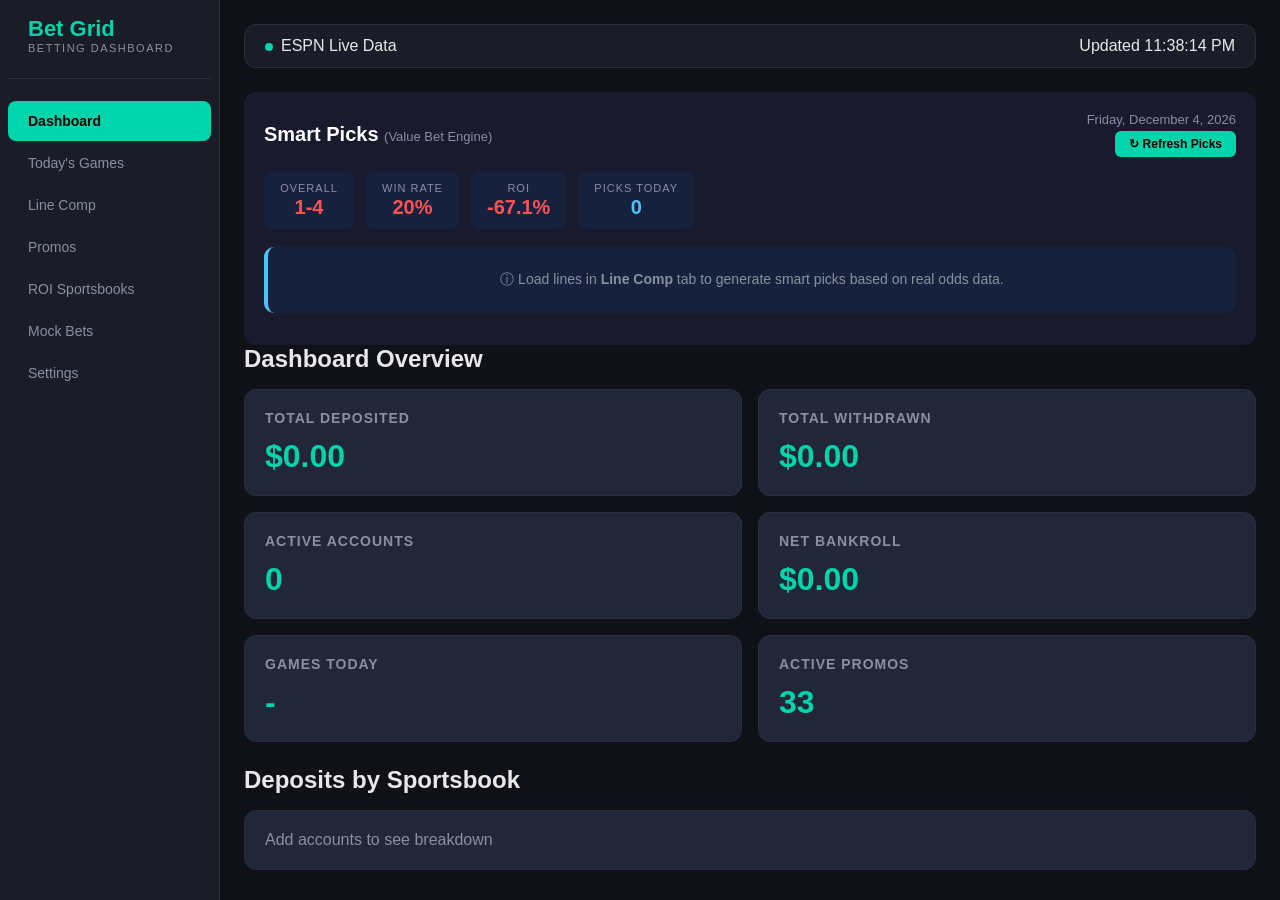
<file: app.html>
<!DOCTYPE html>
<html lang="en">
<head>
<meta charset="UTF-8">
<meta name="viewport" content="width=device-width, initial-scale=1.0">
<title>Bet Grid - Sports Betting Dashboard</title>
<style>
:root{--bg:#0f1117;--bg2:#1a1d28;--card:#222639;--accent:#00d4aa;--ah:#00f0c0;--text:#e8e8e8;--dim:#8890a0;--green:#00d4aa;--red:#ff4757;--border:#2a2e3e;--side:220px}
*{margin:0;padding:0;box-sizing:border-box}
body{font-family:-apple-system,BlinkMacSystemFont,'Segoe UI',Roboto,sans-serif;background:var(--bg);color:var(--text);min-height:100vh}
#app{display:flex;min-height:100vh}
.sidebar{width:var(--side);background:var(--bg2);border-right:1px solid var(--border);padding:16px 8px;display:flex;flex-direction:column;gap:4px;flex-shrink:0}
.logo{padding:0 20px 24px;border-bottom:1px solid var(--border)}
.logo h1{font-size:22px;color:var(--accent);font-weight:700}
.tagline{font-size:11px;color:var(--dim);text-transform:uppercase;letter-spacing:1.5px}
.nav-links{list-style:none;margin-top:16px}
.nav-links li{padding:12px 20px;cursor:pointer;color:var(--dim);font-size:14px;transition:all .2s;border-radius:8px;margin:2px 0}
.nav-links li:hover{background:var(--card);color:var(--text)}
.nav-links li.active{background:var(--accent);color:#000;font-weight:600}
.mobile-nav{display:none;background:var(--bg2);padding:8px;overflow-x:auto;white-space:nowrap;border-bottom:1px solid var(--border)}
.mobile-nav button{background:var(--card);color:var(--dim);border:1px solid var(--border);padding:8px 16px;border-radius:8px;font-size:13px;margin-right:6px;cursor:pointer}
.mobile-nav button.active{background:var(--accent);color:#000;font-weight:600;border-color:var(--accent)}
.main{flex:1;padding:24px;overflow-y:auto}
.tab-content{display:none}.tab-content.active{display:block}
.status-bar{background:var(--bg2);border:1px solid var(--border);border-radius:12px;padding:12px 20px;display:flex;justify-content:space-between;align-items:center;margin-bottom:24px}
.status-dot{width:8px;height:8px;border-radius:50%;display:inline-block;margin-right:8px}
.status-dot.green{background:var(--green)}.status-dot.red{background:var(--red)}
h2{font-size:24px;margin-bottom:16px}
.grid{display:grid;grid-template-columns:repeat(auto-fill,minmax(340px,1fr));gap:16px;margin-bottom:24px}
.card{background:var(--card);border:1px solid var(--border);border-radius:12px;padding:20px}
.card h3{font-size:14px;color:var(--dim);text-transform:uppercase;letter-spacing:1px;margin-bottom:12px}
.big-num{font-size:32px;font-weight:700}
.game-card{background:var(--card);border:1px solid var(--border);border-radius:12px;padding:16px;margin-bottom:12px}
.game-header{display:flex;justify-content:space-between;align-items:center;margin-bottom:8px}
.game-teams{display:flex;flex-direction:column;gap:6px}
.team-row{display:flex;align-items:center;gap:10px;font-size:15px}
.team-row img{width:24px;height:24px}
.team-row .record{color:var(--dim);font-size:12px;margin-left:auto}
.team-row .score{font-weight:700;font-size:18px;margin-left:auto;min-width:30px;text-align:right}
.sport-badge{background:var(--accent);color:#000;font-size:11px;font-weight:700;padding:3px 8px;border-radius:4px}
.game-status{color:var(--dim);font-size:13px}
.game-status.live{color:var(--green);font-weight:600}
.odds-table{width:100%;border-collapse:collapse;margin-top:12px;font-size:13px}
.odds-table th{background:var(--bg);color:var(--dim);padding:8px 6px;text-align:center;font-size:11px;text-transform:uppercase;border-bottom:1px solid var(--border)}
.odds-table td{padding:8px 6px;text-align:center;border-bottom:1px solid var(--border)}
.odds-table .book-name{text-align:left;font-weight:600;font-size:12px;color:var(--dim)}
.odds-table .positive{color:var(--green)}.odds-table .negative{color:var(--red)}
.odds-table .best{background:rgba(0,212,170,.12);font-weight:700} .odds-table td[onclick]:hover{background:rgba(0,212,170,.2);cursor:pointer;transform:scale(1.05)}
.filter-bar{display:flex;gap:12px;margin-bottom:20px;flex-wrap:wrap;align-items:center}
.filter-bar select,.filter-bar input{background:var(--bg2);border:1px solid var(--border);color:var(--text);padding:8px 14px;border-radius:8px;font-size:14px}
.btn{background:var(--accent);color:#000;border:none;padding:10px 20px;border-radius:8px;font-weight:600;cursor:pointer;font-size:14px}
.btn:hover{background:var(--ah)}
.hidden{display:none}
table{width:100%;border-collapse:collapse;margin-top:12px}
th,td{padding:10px 12px;text-align:left;border-bottom:1px solid var(--border)}
th{color:var(--dim);font-size:12px;text-transform:uppercase}
td{font-size:14px}
.form-group{margin-bottom:16px}
.form-group label{display:block;color:var(--dim);font-size:13px;margin-bottom:6px}
.form-group input,.form-group select,.form-group textarea{width:100%;background:var(--bg2);border:1px solid var(--border);color:var(--text);padding:10px;border-radius:8px;font-size:14px}
.form-row{display:grid;grid-template-columns:1fr 1fr;gap:16px}
.toast{position:fixed;bottom:24px;right:24px;background:var(--green);color:#000;padding:12px 24px;border-radius:8px;font-weight:600;z-index:999;display:none}
.api-status{padding:8px 16px;border-radius:8px;margin-bottom:16px;font-size:13px}
.api-status.ok{background:rgba(0,212,170,.1);border:1px solid var(--green);color:var(--green)}
.api-status.err{background:rgba(255,71,87,.1);border:1px solid var(--red);color:var(--red)}
@media(max-width:768px){.sidebar{display:none}.mobile-nav{display:flex}.main{padding:12px}}
.odds-table td.clickable-odd{cursor:pointer;transition:all .15s}.odds-table td.clickable-odd:hover{background:rgba(0,212,170,.25);transform:scale(1.08)}.odds-table td.clickable-odd.selected{background:rgba(0,212,170,.35);outline:2px solid var(--accent)}.live-slip{position:sticky;bottom:0;background:var(--bg2);border:2px solid var(--accent);border-radius:12px;padding:16px;margin-top:20px;z-index:50;box-shadow:0 -4px 20px rgba(0,0,0,.5)}.cashout-btn{background:linear-gradient(135deg,#f5a623,#f7c948);color:#000;border:none;padding:6px 14px;border-radius:6px;font-weight:700;cursor:pointer;font-size:12px}.cashout-btn:hover{filter:brightness(1.1)} </style>
</head>
<body>
<div id="app">
<aside class="sidebar">
<div class="logo"><h1>Bet Grid</h1><div class="tagline">Betting Dashboard</div></div>
<ul class="nav-links">
<li class="active" data-tab="dashboard">Dashboard</li>
<li data-tab="live">Today's Games</li>
<li data-tab="lines">Line Comp</li>
<li data-tab="promos">Promos</li>


<li data-tab="settings">Settings</li>
<li data-tab="bets">ROI Sportsbooks</li>
<li data-tab="mock">Mock Bets</li>         
</ul>
</aside>
<div class="main">
<div class="mobile-nav" id="mobile-nav">
<button class="active" data-tab="dashboard">Dashboard</button>
<button data-tab="live">Today</button>
<button data-tab="lines">Lines</button>
<button data-tab="promos">Promos</button>


<button data-tab="settings">Settings</button>
<button data-tab="bets">ROI</button>
<button data-tab="mock">Mock</button><button class="mobile-nav" data-tab="arb">Arb</button>
</div>
<div class="status-bar"><div><span class="status-dot green" id="status-dot"></span><span id="status-text">ESPN Live Data</span></div><span id="last-update">Connecting...</span></div>
<div id="tab-dashboard" class="tab-content active">
<h2>Dashboard Overview</h2>
<div class="grid">
<div class="card"><h3>Total Deposited</h3><div class="big-num" id="total-deposited" style="color:var(--accent)">$0.00</div></div>
<div class="card"><h3>Total Withdrawn</h3><div class="big-num" id="total-withdrawn" style="color:var(--accent)">$0.00</div></div>
<div class="card"><h3>Active Accounts</h3><div class="big-num" id="active-accounts" style="color:var(--accent)">0</div></div>
<div class="card"><h3>Net Bankroll</h3><div class="big-num" id="net-bankroll" style="color:var(--accent)">$0.00</div></div>
<div class="card"><h3>Games Today</h3><div class="big-num" id="todays-games" style="color:var(--accent)">-</div></div>
<div class="card"><h3>Active Promos</h3><div class="big-num" id="active-promos" style="color:var(--accent)">-</div></div>
</div>
<h2>Deposits by Sportsbook</h2>
<div id="deposits-chart" class="card"><p style="color:var(--dim)">Add accounts to see breakdown</p></div>
</div>
<div id="tab-live" class="tab-content">
<h2>Today's Games</h2><div class="filter-bar"><select id="live-sport-filter" onchange="renderLive()"><option value="all">All Sports</option><option value="NHL">NHL</option><option value="NFL">NFL</option><option value="MLB">MLB</option><option value="NBA">NBA</option><option value="UFC">UFC</option></select></div>
<p id="live-loading">Loading live data...</p>
<p id="no-live" class="hidden">No games scheduled yet today. Check back soon!</p>
<div id="live-container"></div><div id="live-bet-slip" style="display:none" class="live-slip" style="display:none"><div style="display:flex;justify-content:space-between;align-items:center;margin-bottom:12px"><h3 style="color:var(--accent);margin:0">Bet Slip (<span id="lbs-count">0</span> legs)</h3><span style="color:var(--dim);font-size:12px;cursor:pointer" onclick="toggleLiveSlipBody()">&#9660;</span></div><div id="lbs-body"><div id="lbs-legs"></div><div style="display:flex;justify-content:space-between;align-items:center;margin-top:10px"><span style="color:var(--dim);font-size:13px">Combined: <strong id="lbs-odds" style="color:var(--text)">-</strong></span><span style="color:var(--dim);font-size:13px">Payout: <strong id="lbs-payout" style="color:var(--green)">$0.00</strong></span></div><div style="display:flex;gap:8px;margin-top:12px;align-items:center"><input type="number" id="lbs-wager" value="10" style="flex:1;background:var(--bg);border:1px solid var(--border);color:var(--text);padding:8px;border-radius:6px" oninput="updateLbsPayout()"><button class="btn" onclick="placeLiveBet()">Place Bet</button></div><div style="text-align:center;margin-top:6px"><a href="#" onclick="clearLbs();return false" style="color:var(--dim);font-size:12px">Clear Slip</a></div></div></div>
</div>
<div id="tab-lines" class="tab-content">
<h2>Line Comparison - 5 Sportsbooks</h2>
<div id="lines-api-status"></div>
<div class="filter-bar">
<select id="sport-filter"><option value="all">All Sports</option><option value="icehockey_nhl">NHL</option><option value="baseball_mlb">MLB</option><option value="basketball_nba">NBA</option><option value="americanfootball_nfl">NFL</option><option value="mma_mixed_martial_arts">UFC</option></select>
<button class="btn" id="refresh-lines">Refresh Lines</button>
<input type="text" id="team-search" placeholder="Search team...">
</div>
<p id="lines-loading" class="hidden">Loading odds from 5 sportsbooks...</p>
<p id="no-lines-msg" class="hidden">No odds data. Enter your Odds API key in Settings to get live lines from DraftKings, FanDuel, BetMGM, BetRivers & ESPN BET.</p>
<div id="lines-container"></div><div id="lines-parlay-slip" style="position:fixed;bottom:0;right:24px;width:380px;background:var(--bg2);border:1px solid var(--accent);border-bottom:none;border-radius:12px 12px 0 0;z-index:100;display:none;box-shadow:0 -4px 20px rgba(0,0,0,.5)"><div style="padding:12px 16px;background:var(--accent);color:#000;font-weight:700;border-radius:12px 12px 0 0;display:flex;justify-content:space-between;align-items:center;cursor:pointer" onclick="toggleLinesSlip()"><span>Parlay Slip (<span id="lp-count">0</span> legs)</span><span id="lp-toggle">&#9660;</span></div><div id="lp-body" style="padding:16px;max-height:400px;overflow-y:auto"><div id="lp-legs"><p style="color:var(--dim);font-size:13px">Click any odds in the table to add legs from any sportsbook.</p></div><div style="border-top:1px solid var(--border);padding-top:12px;margin-top:12px"><div style="display:flex;justify-content:space-between;font-size:14px;margin-bottom:4px"><span>Combined Odds:</span><strong id="lp-odds">-</strong></div><div style="display:flex;justify-content:space-between;font-size:14px;margin-bottom:8px"><span>Payout:</span><strong id="lp-payout" style="color:var(--green)">$0.00</strong></div><div style="display:flex;gap:8px;margin-bottom:8px"><input type="number" id="lp-wager" value="10" style="flex:1;background:var(--bg);border:1px solid var(--border);color:var(--text);padding:8px;border-radius:6px" oninput="updateLinesPayout()"><button class="btn" onclick="placeMockFromLines()">Place Mock Bet</button></div><button onclick="clearLinesParlay()" style="width:100%;background:none;border:1px solid var(--border);color:var(--dim);padding:6px;border-radius:6px;cursor:pointer;font-size:12px">Clear Slip</button></div></div></div>
</div>
<div id="tab-promos" class="tab-content">
<h2>Promotions</h2>
    <div class="filter-bar">
    <select id="promo-book-filter" onchange="renderPromos()"><option value="all">All Sportsbooks</option><option value="DraftKings">DraftKings</option><option value="FanDuel">FanDuel</option><option value="BetMGM">BetMGM</option><option value="ESPN BET">ESPN BET</option><option value="BetRivers">BetRivers</option></select>
    <select id="promo-sport-filter" onchange="renderPromos()"><option value="all">All Sports</option><option value="NBA">NBA</option><option value="MLB">MLB</option><option value="NHL">NHL</option><option value="NFL">NFL</option><option value="Soccer">Soccer</option><option value="NASCAR">NASCAR</option><option value="All">General</option></select>
    </div>
    <div id="promos-container" class="grid"></div>
</div>
<div id="tab-accounts" class="tab-content">
<h2>Sportsbook Accounts</h2>
<button class="btn" onclick="showAddAccount()" style="margin-bottom:16px">+ Add Account</button>
<div id="add-account-form" class="hidden card" style="margin-bottom:16px">
<div class="form-group"><label>Sportsbook</label><select id="acct-book"><option>DraftKings</option><option>FanDuel</option><option>BetMGM</option><option>BetRivers</option><option>ESPN BET</option><option>Other</option></select></div>
<div class="form-group"><label>Deposited Amount</label><input type="number" id="acct-deposit" placeholder="0.00"></div>
<button class="btn" onclick="saveAccount()">Save Account</button>
</div>
<table><thead><tr><th>Sportsbook</th><th>Deposited</th><th>Status</th><th>Action</th></tr></thead><tbody id="accounts-body"></tbody></table>
</div>
<div id="tab-transactions" class="tab-content">
<h2>Transactions</h2>
<table><thead><tr><th>Date</th><th>Book</th><th>Type</th><th>Amount</th></tr></thead><tbody id="transactions-body"></tbody></table>
</div>
<div id="tab-settings" class="tab-content">
<h2>Settings</h2>
<div class="card" style="margin-bottom:16px">
<h3>The Odds API Key</h3>
<p style="color:var(--dim);font-size:13px;margin-bottom:12px">Get a FREE key at <a href="https://the-odds-api.com" target="_blank" style="color:var(--accent)">the-odds-api.com</a> (500 requests/month). This powers live lines from DraftKings, FanDuel, BetMGM, BetRivers & ESPN BET.</p>
<div class="form-group"><label>API Key</label><input type="text" id="odds-api-key" placeholder="Paste your Odds API key here..."></div>
<button class="btn" onclick="saveApiKey()">Save API Key</button>
<div id="api-key-status" style="margin-top:8px"></div>
</div>
<div class="form-group"><label>Default Odds Format</label><select id="odds-format"><option>American</option><option>Decimal</option><option>Fractional</option></select></div>
<div class="form-group"><label>Auto-Refresh Interval</label><select id="refresh-interval"><option value="30">30 seconds</option><option value="60">1 minute</option><option value="300">5 minutes</option></select></div>
<button class="btn" onclick="showToast('Settings saved!')">Save Settings</button>
</div>
<div id="tab-bets" class="tab-content">
<h2>ROI Sportsbooks</h2>
        <p style="color:var(--dim);margin-bottom:16px">Track your betting performance by sport, bet type, and sportsbook.</p>
        <div class="form-row">
            <div class="form-group"><label>Sportsbook</label><select id="roi-book"><option>DraftKings</option><option>FanDuel</option><option>BetMGM</option><option>BetRivers</option><option>ESPN BET</option></select></div>
            <div class="form-group"><label>Sport</label><select id="roi-sport"><option>NHL</option><option>NFL</option><option>MLB</option><option>NBA</option><option>UFC</option></select></div>
        </div>
        <div class="form-row">
            <div class="form-group"><label>Bet Type</label><select id="roi-type"><option>Moneyline</option><option>Spread</option><option>Over/Under</option></select></div>
            <div class="form-group"><label>Odds</label><input type="text" id="roi-odds" placeholder="-110"></div>
        </div>
        <div class="form-row">
            <div class="form-group"><label>Wager ($)</label><input type="number" id="roi-wager" placeholder="0.00"></div>
            <div class="form-group"><label>Result</label><select id="roi-result"><option>Won</option><option>Lost</option><option>Push</option><option>Pending</option></select></div>
        </div>
        <div class="form-group"><label>Pick</label><input type="text" id="roi-pick" placeholder="Team / Player / Over 8.5"></div>
        <button class="btn" onclick="saveRoiBet()">Log Bet</button>
        <div style="margin-top:24px">
            <h3 style="margin-bottom:12px">Performance by Sport</h3>
            <div id="roi-by-sport" class="grid"></div>
            <h3 style="margin-top:20px;margin-bottom:12px">Performance by Bet Type</h3>
            <div id="roi-by-type" class="grid"></div>
            <h3 style="margin-top:20px;margin-bottom:12px">Performance by Sportsbook</h3>
            <div id="roi-by-book" class="grid"></div>
        </div>
        <h3 style="margin-top:20px;margin-bottom:12px">Bet History</h3>
        <table><thead><tr><th>Date</th><th>Book</th><th>Sport</th><th>Type</th><th>Pick</th><th>Odds</th><th>Wager</th><th>Result</th><th>P/L</th></tr></thead><tbody id="roi-body"></tbody></table>
</div>
<div id="tab-mock" class="tab-content"><h2>Mock Bets - Parlay Builder</h2><div class="grid"><div class="card"><h3>Your Mock Bankroll</h3><div style="display:flex;gap:16px;align-items:center"><div><div class="big-num" id="mock-bankroll">$1,000.00</div><p style="color:var(--dim);font-size:13px;margin-top:4px">Starting: $1,000</p></div><div style="margin-left:auto;text-align:right"><div style="font-size:14px" id="mock-record">0-0</div><p style="color:var(--dim);font-size:12px">W-L Record</p></div></div></div><div class="card"><h3>Mock Stats</h3><div style="display:grid;grid-template-columns:1fr 1fr;gap:8px;font-size:14px"><div>Total Bets: <strong id="mock-total-bets">0</strong></div><div>Win Rate: <strong id="mock-win-rate">0%</strong></div><div>Total Wagered: <strong id="mock-total-wagered">$0</strong></div><div>Net P/L: <strong id="mock-net-pl" style="color:var(--dim)">$0.00</strong></div><div>Avg Odds: <strong id="mock-avg-odds">-</strong></div><div>Best Win: <strong id="mock-best-win" style="color:var(--green)">$0</strong></div></div></div></div><div style="display:grid;grid-template-columns:1fr 340px;gap:20px;margin-top:16px"><div><h3 style="color:var(--dim);text-transform:uppercase;letter-spacing:1px;font-size:13px;margin-bottom:12px">Select Legs from Live Odds</h3><div class="filter-bar"><select id="mock-sport-filter" onchange="renderMockGames()"><option value="all">All Sports</option><option value="NHL">NHL</option><option value="MLB">MLB</option><option value="NBA">NBA</option><option value="NFL">NFL</option></select><select id="mock-book-filter" onchange="renderMockGames()"><option value="best">Best Odds</option><option value="draftkings">DraftKings</option><option value="fanduel">FanDuel</option><option value="betmgm">BetMGM</option><option value="betrivers">BetRivers</option><option value="espnbet">ESPN BET</option></select></div><div id="mock-games-list" style="max-height:500px;overflow-y:auto"><p style="color:var(--dim)">Load lines first (go to Line Comp tab or enter API key in Settings)</p></div></div><div><div class="card" style="position:sticky;top:0"><h3 style="color:var(--accent)">Parlay Slip</h3><div id="parlay-legs" style="margin:12px 0"><p style="color:var(--dim);font-size:13px">No legs added yet. Click odds from games to build your parlay.</p></div><div style="border-top:1px solid var(--border);padding-top:12px;margin-top:12px"><div style="display:flex;justify-content:space-between;font-size:14px;margin-bottom:6px"><span>Legs:</span><strong id="parlay-leg-count">0</strong></div><div style="display:flex;justify-content:space-between;font-size:14px;margin-bottom:6px"><span>Combined Odds:</span><strong id="parlay-combined-odds">-</strong></div><div style="display:flex;justify-content:space-between;font-size:14px;margin-bottom:12px"><span>Potential Payout:</span><strong id="parlay-payout" style="color:var(--green)">$0.00</strong></div><div class="form-group"><label>Wager Amount ($)</label><input type="number" id="mock-wager" placeholder="10.00" value="10" oninput="updateParlayPayout()"></div><button class="btn" onclick="placeMockBet()" style="width:100%">Place Mock Bet</button><button onclick="clearParlay()" style="width:100%;margin-top:8px;background:var(--card);color:var(--dim);border:1px solid var(--border);padding:8px;border-radius:8px;cursor:pointer">Clear Slip</button></div></div></div></div><h3 style="margin-top:24px;margin-bottom:12px">Mock Bet History</h3><div style="display:flex;gap:8px;margin-bottom:12px"><button class="btn" onclick="settleAllMock()" style="font-size:12px;padding:6px 14px">Auto-Settle Bets</button><button onclick="resetMockBets()" style="font-size:12px;padding:6px 14px;background:var(--red);color:#fff;border:none;border-radius:8px;cursor:pointer">Reset All</button></div><table><thead><tr><th>Date</th><th>Legs</th><th>Odds</th><th>Wager</th><th>Payout</th><th>Result</th></tr></thead><tbody id="mock-history-body"></tbody></table></div><div id="tab-arb" class="tab-content">
<h2>Arbitrage Calculator</h2>
<div class="form-row">
<div class="form-group"><label>Total Stake ($)</label><input type="number" id="arb-total" placeholder="100"></div>
<div class="form-group"><label>Odds Format</label><select id="arb-format"><option>American</option><option>Decimal</option></select></div>
</div>
<div class="form-row">
<div class="form-group"><label>Outcome 1 Odds</label><input type="text" id="arb-odds1" placeholder="+150"></div>
<div class="form-group"><label>Outcome 2 Odds</label><input type="text" id="arb-odds2" placeholder="-130"></div>
</div>
<button class="btn" onclick="calcArb()">Calculate</button>
<div id="arb-result" style="margin-top:16px"></div>
</div>
</div></div>
<div id="toast" class="toast"></div>
<script>
const BOOKS=['draftkings','fanduel','betmgm','betrivers','espnbet'];
const BOOK_NAMES={draftkings:'DraftKings',fanduel:'FanDuel',betmgm:'BetMGM',betrivers:'BetRivers',espnbet:'ESPN BET'};
const ODDS_SPORTS=[{key:'icehockey_nhl',name:'NHL'},{key:'baseball_mlb',name:'MLB'},{key:'basketball_nba',name:'NBA'},{key:'americanfootball_nfl',name:'NFL'},{key:'mma_mixed_martial_arts',name:'UFC'}];
const ESPN_SPORTS=[{name:'NHL',path:'hockey/nhl'},{name:'MLB',path:'baseball/mlb'},{name:'NBA',path:'basketball/nba'},{name:'NFL',path:'football/nfl'}];
let accounts=JSON.parse(localStorage.getItem('eb_accounts')||'[]');
let transactions=JSON.parse(localStorage.getItem('eb_transactions')||'[]');
let bets=JSON.parse(localStorage.getItem('eb_bets')||'[]');     let promos=[
{book:'DraftKings',sport:'NBA',desc:'NBA Play-In Games 30% SGP(x) Boost on 4+ leg parlays',exp:'2026-04-30'},
{book:'DraftKings',sport:'NBA',desc:'NBA Quick Hits 25% Profit Boost',exp:'2026-04-30'},
{book:'DraftKings',sport:'MLB',desc:'MLB Quick Hits 30% Profit Boost',exp:'2026-04-30'},
{book:'DraftKings',sport:'All',desc:'Any Sport 20% Profit Boost on any bet today',exp:'2026-04-30'},
{book:'DraftKings',sport:'Soccer',desc:'Champions League Profit Boost Pack - boost for each UCL match',exp:'2026-04-30'},
{book:'DraftKings',sport:'NBA',desc:'NBA Series Specials 25% Profit Boost on Series Props',exp:'2026-05-15'},
{book:'DraftKings',sport:'MLB',desc:'MLB Early Exit - insurance on pitchers and batters',exp:'2026-06-30'},
{book:'DraftKings',sport:'All',desc:'Refer a Friend - both get bonus bets',exp:'2026-12-31'},
{book:'FanDuel',sport:'NBA',desc:'NBA Play-In-Palooza: 50% profit boost on live NBA Play-In wager + $2M bonus bet pool',exp:'2026-04-30'},
{book:'FanDuel',sport:'NBA',desc:'NBA Happy Hour: 30% profit boost on Player Points NBA wager (5-19pm ET)',exp:'2026-04-30'},
{book:'FanDuel',sport:'NBA',desc:'NBA SGP 25% Profit Boost on 3+ leg same-game parlay',exp:'2026-04-30'},
{book:'FanDuel',sport:'All',desc:'All-Sport Parlay 30% Profit Boost on any parlay or SGP+',exp:'2026-04-30'},
{book:'FanDuel',sport:'NHL',desc:'NHL SGP 25% Profit Boost on 3+ leg same-game parlay',exp:'2026-04-30'},
{book:'FanDuel',sport:'Soccer',desc:'Soccer SGP 30% Profit Boost on 3+ leg same-game parlay',exp:'2026-04-30'},
{book:'FanDuel',sport:'MLB',desc:'Referral MLB Jersey Sweepstakes - refer a friend for giveaway entry',exp:'2026-05-31'},
{book:'FanDuel',sport:'All',desc:'FanDuel Discord community - exclusive rewards & insights',exp:'2026-12-31'},
{book:'BetMGM',sport:'All',desc:'Any Sport Parlay Boost on any sport',exp:'2026-04-30'},
{book:'BetMGM',sport:'NBA',desc:'Fast Break Daily Bonus - daily shot at $50 bonus bet, spins, or boost',exp:'2026-04-30'},
{book:'BetMGM',sport:'NHL',desc:'NHL Hat Trick Jackpot - bet $10+ on Anytime Goalscorer, share $10K if 3+ goals',exp:'2026-04-30'},
{book:'BetMGM',sport:'All',desc:'Lions Boost - daily enhanced odds boosts on select markets',exp:'2026-04-30'},
{book:'BetMGM',sport:'All',desc:'Multi-Sport Parlay Boost - up to 33% increased payout on multi-sport parlays',exp:'2026-04-30'},
{book:'BetMGM',sport:'All',desc:'Parlay Plus - up to 40% more profit on 4-7 leg parlays any sport',exp:'2026-04-30'},
{book:'BetMGM',sport:'All',desc:'Refer-a-Friend: Both get $100 bonus when friend signs up',exp:'2026-12-31'},
{book:'ESPN BET',sport:'All',desc:'Special Market - curated wagers from ESPN personalities (SVP, Greenberg, Elle Duncan)',exp:'2026-04-30'},
{book:'ESPN BET',sport:'All',desc:'Daily Odds Boosts across MLB, NBA, NHL and more',exp:'2026-04-30'},
{book:'ESPN BET',sport:'All',desc:'PENN Play Program - loyalty rewards: odds boosts, free trips, hotel stays',exp:'2026-12-31'},
{book:'ESPN BET',sport:'All',desc:'Refer a Friend - both get $50 in sportsbook bonuses',exp:'2026-12-31'},
{book:'BetRivers',sport:'All',desc:'House Specials - daily boosts & special markets for local teams',exp:'2026-04-30'},
{book:'BetRivers',sport:'All',desc:'Daily Odds Boosts - sport-specific profit boosts (NFL, NBA, NHL, MLB & more)',exp:'2026-04-30'},
{book:'BetRivers',sport:'NASCAR',desc:'NASCAR Top 5 Insurance - bonus bets back if Top 5 finisher bet loses',exp:'2026-04-30'},
{book:'BetRivers',sport:'All',desc:'PropPacks - curated prop bet bundles with boosted odds',exp:'2026-04-30'},
{book:'BetRivers',sport:'All',desc:'Rush Rewards & Bonus Store - earn points, redeem for bonus bets & boosts',exp:'2026-12-31'},
{book:'BetRivers',sport:'All',desc:'Happy Hour Multipliers - earn extra loyalty points during happy hours',exp:'2026-04-30'}
    
];
    let liveData=[];let linesData=[];
function getApiKey(){return localStorage.getItem('eb_odds_api_key')||'';}
function saveApiKey(){
const k=document.getElementById('odds-api-key').value.trim();
localStorage.setItem('eb_odds_api_key',k);
if(k){document.getElementById('api-key-status').innerHTML='<div class="api-status ok">API key saved. Testing...</div>';testApiKey(k);}else{document.getElementById('api-key-status').innerHTML='<div class="api-status err">No key entered</div>';}
}
async function testApiKey(k){
try{
const r=await fetch('https://api.the-odds-api.com/v4/sports?apiKey='+k);
if(r.ok){document.getElementById('api-key-status').innerHTML='<div class="api-status ok">Connected! Remaining: '+r.headers.get('x-requests-remaining')+' requests</div>';fetchLines();}else{document.getElementById('api-key-status').innerHTML='<div class="api-status err">Invalid key ('+r.status+')</div>';}
}catch(e){document.getElementById('api-key-status').innerHTML='<div class="api-status err">Connection error</div>';}
}
function showToast(m){const t=document.getElementById('toast');t.textContent=m;t.style.display='block';setTimeout(()=>t.style.display='none',2500);}
function showAddAccount(){document.getElementById('add-account-form').classList.toggle('hidden');}
function saveAccount(){const b=document.getElementById('acct-book').value;const d=parseFloat(document.getElementById('acct-deposit').value)||0;accounts.push({book:b,deposit:d,status:'Active'});localStorage.setItem('eb_accounts',JSON.stringify(accounts));transactions.push({date:new Date().toLocaleDateString(),book:b,type:'Deposit',amount:d});localStorage.setItem('eb_transactions',JSON.stringify(transactions));renderAll();showToast('Account added!');document.getElementById('add-account-form').classList.add('hidden');}
function removeAccount(i){transactions.push({date:new Date().toLocaleDateString(),book:accounts[i].book,type:'Withdrawal',amount:-accounts[i].deposit});accounts.splice(i,1);localStorage.setItem('eb_accounts',JSON.stringify(accounts));localStorage.setItem('eb_transactions',JSON.stringify(transactions));renderAll();showToast('Account removed');}
function saveBet(){const b=document.getElementById('bt-book').value;const a=parseFloat(document.getElementById('bt-amount').value)||0;const o=document.getElementById('bt-odds').value;const p=document.getElementById('bt-pick').value;bets.push({date:new Date().toLocaleDateString(),book:b,amount:a,odds:o,pick:p,result:'Pending'});localStorage.setItem('eb_bets',JSON.stringify(bets));renderAll();showToast('Bet logged!');}
function importCSV(){const f=document.getElementById('csv-file')?.files[0];if(!f)return showToast('Select a file first');const r=new FileReader();r.onload=function(e){const lines=e.target.result.split('\n');let count=0;lines.slice(1).forEach(l=>{const p=l.split(',');if(p.length>=4){transactions.push({date:p[0]?.trim(),book:p[1]?.trim(),type:p[2]?.trim(),amount:parseFloat(p[3])||0});count++;}});localStorage.setItem('eb_transactions',JSON.stringify(transactions));renderAll();showToast(count+' transactions imported!');};r.readAsText(f);}
function renderDashboard(){
const td=accounts.reduce((s,a)=>s+a.deposit,0);
document.getElementById('total-deposited').textContent='$'+td.toFixed(2);
document.getElementById('active-accounts').textContent=accounts.length;
document.getElementById('todays-games').textContent=linesData.length||liveData.length||'-';
document.getElementById('active-promos').textContent=promos.length;
const tw=transactions.filter(t=>t.type==='Withdrawal').reduce((s,t)=>s+Math.abs(t.amount),0);
document.getElementById('total-withdrawn').textContent='$'+tw.toFixed(2);
document.getElementById('net-bankroll').textContent='$'+(td-tw).toFixed(2);
const chart=document.getElementById('deposits-chart');
if(accounts.length>0){let h='';accounts.forEach(a=>{const p=td>0?(a.deposit/td*100):0;h+='<div style="display:flex;align-items:center;gap:12px;margin-bottom:8px"><span style="min-width:100px">'+a.book+'</span><div style="flex:1;background:var(--bg);border-radius:4px;height:24px"><div style="width:'+p+'%;background:var(--accent);height:100%;border-radius:4px"></div></div><span>$'+a.deposit.toFixed(2)+'</span></div>';});chart.innerHTML=h;}else{chart.innerHTML='<p style="color:var(--dim)">Add accounts to see breakdown</p>';}
}
function renderPromos(){const c=document.getElementById('promos-container');c.innerHTML='';const bf=document.getElementById('promo-book-filter');const sf=document.getElementById('promo-sport-filter');const bookF=bf?bf.value:'all';const sportF=sf?sf.value:'all';let filtered=promos;if(bookF!=='all')filtered=filtered.filter(p=>p.book===bookF);if(sportF!=='all')filtered=filtered.filter(p=>p.sport===sportF);const grouped={};filtered.forEach(p=>{if(!grouped[p.book])grouped[p.book]=[];grouped[p.book].push(p);});const bookColors={DraftKings:'#53d769',FanDuel:'#1493ff','BetMGM':'#c4a64e','ESPN BET':'#d12d35',BetRivers:'#1a8b4e'};Object.keys(grouped).forEach(book=>{const color=bookColors[book]||'var(--accent)';c.innerHTML+='<div style="grid-column:1/-1;margin-top:12px"><h3 style="color:'+color+';font-size:18px;margin-bottom:8px;border-bottom:2px solid '+color+';padding-bottom:6px">'+book+' ('+grouped[book].length+' promos)</h3></div>';grouped[book].forEach(p=>{c.innerHTML+='<div class="card"><h3 style="color:'+color+'">'+p.sport+'</h3><p style="font-size:16px;font-weight:600;margin:8px 0">'+p.desc+'</p><p style="color:var(--dim);font-size:13px">Expires: '+p.exp+'</p></div>';});});}
function renderAccounts(){const b=document.getElementById('accounts-body');b.innerHTML='';accounts.forEach((a,i)=>{b.innerHTML+='<tr><td>'+a.book+'</td><td>$'+a.deposit.toFixed(2)+'</td><td style="color:var(--green)">'+a.status+'</td><td><button onclick="removeAccount('+i+')" style="background:var(--red);color:#fff;border:none;padding:4px 12px;border-radius:4px;cursor:pointer">Remove</button></td></tr>';});}
function renderTransactions(){const b=document.getElementById('transactions-body');b.innerHTML='';transactions.slice().reverse().forEach(t=>{b.innerHTML+='<tr><td>'+t.date+'</td><td>'+t.book+'</td><td>'+t.type+'</td><td style="color:'+(t.amount>=0?'var(--green)':'var(--red)')+'">$'+Math.abs(t.amount).toFixed(2)+'</td></tr>';});}
function renderBets(){const b=document.getElementById('bets-body');if(!b)return;b.innerHTML='';bets.slice().reverse().forEach(t=>{b.innerHTML+='<tr><td>'+t.date+'</td><td>'+t.book+'</td><td>'+t.pick+'</td><td>'+t.odds+'</td><td>$'+t.amount.toFixed(2)+'</td><td>'+t.result+'</td></tr>';});}
function calcArb(){const total=parseFloat(document.getElementById('arb-total').value)||100;const o1=document.getElementById('arb-odds1').value;const o2=document.getElementById('arb-odds2').value;function toD(o){const n=parseInt(o);return n>0?(n/100)+1:(100/Math.abs(n))+1;}const d1=toD(o1),d2=toD(o2);const m=(1/d1)+(1/d2);const s1=total*(1/d1)/((1/d1)+(1/d2));const s2=total-s1;const div=document.getElementById('arb-result');if(m<1){const pr=total/m-total;div.innerHTML='<div style="background:rgba(0,212,170,.1);border:1px solid var(--green);border-radius:8px;padding:16px"><div style="color:var(--green);font-weight:700;font-size:18px">ARB FOUND! +$'+pr.toFixed(2)+'</div><div style="margin-top:8px">Stake 1: $'+s1.toFixed(2)+' at '+o1+'</div><div>Stake 2: $'+s2.toFixed(2)+' at '+o2+'</div></div>';}else{div.innerHTML='<div style="background:rgba(255,71,87,.1);border:1px solid var(--red);border-radius:8px;padding:16px"><div style="color:var(--red);font-weight:700">No arb. Vig: '+((m-1)*100).toFixed(2)+'%</div><div style="margin-top:8px">Stake 1: $'+s1.toFixed(2)+' at '+o1+'</div><div>Stake 2: $'+s2.toFixed(2)+' at '+o2+'</div></div>';}}
function renderAll(){renderDashboard();renderPromos();renderAccounts();renderTransactions();renderBets();} // Tab nav
function switchTab(tab){
document.querySelectorAll('.nav-links li').forEach(l=>l.classList.remove('active'));
document.querySelectorAll('.tab-content').forEach(t=>t.classList.remove('active'));
document.querySelectorAll('.mobile-nav button').forEach(b=>b.classList.remove('active'));
document.getElementById('tab-'+tab).classList.add('active');
const sl=document.querySelector('.nav-links li[data-tab="'+tab+'"]');if(sl)sl.classList.add('active');
const mb=document.querySelector('.mobile-nav button[data-tab="'+tab+'"]');if(mb)mb.classList.add('active');
}
document.querySelectorAll('.nav-links li').forEach(li=>{li.addEventListener('click',()=>switchTab(li.dataset.tab));});
document.querySelectorAll('.mobile-nav button').forEach(btn=>{btn.addEventListener('click',()=>switchTab(btn.dataset.tab));});
// ESPN Live Games
async function fetchESPN(){ try{
document.getElementById('live-loading').classList.remove('hidden');
document.getElementById('no-live').classList.add('hidden');
document.getElementById('live-container').innerHTML='';
liveData=[];
const today=new Date().toISOString().slice(0,10).replace(/-/g,''); await Promise.race([Promise.all(ESPN_SPORTS.map(async(s)=>{ try{ const r=await fetch('https://site.api.espn.com/apis/site/v2/sports/'+s.path+'/scoreboard?dates='+today); if(!r.ok)return;const d=await r.json(); (d.events||[]).forEach(ev=>{ const c=ev.competitions&&ev.competitions[0];if(!c)return; const away=c.competitors.find(x=>x.homeAway==='away'); const home=c.competitors.find(x=>x.homeAway==='home'); const tp=c.status?.type||{}; if(tp.state==='post')return; liveData.push({sport:s.name,away,home,status:tp.shortDetail||'Live',comp:c}); }); }catch(e){console.log(e);} })),new Promise(r=>setTimeout(r,6000))]);
document.getElementById('live-loading').classList.add('hidden');
if(!liveData.length)document.getElementById('no-live').classList.remove('hidden');
renderLive();
document.getElementById('last-update').textContent='Updated '+new Date().toLocaleTimeString();
renderDashboard();
}catch(err){console.error('fetchESPN error:',err);document.getElementById('live-loading').classList.add('hidden');document.getElementById('live-container').innerHTML='<p style="color:red">Error loading games: '+err.message+'</p>';}
}
function renderLive(){
    const c=document.getElementById('live-container');c.innerHTML='';const noLive=document.getElementById('no-live');if(noLive){const sf2=document.getElementById('live-sport-filter');const sf2v=sf2?sf2.value:'all';const cnt=sf2v==='all'?liveData.length:liveData.filter(x=>x.sport===sf2v).length;if(liveData.length&&!cnt){noLive.classList.remove('hidden');noLive.textContent='No '+sf2v+' games scheduled today.';}else if(!liveData.length){noLive.classList.remove('hidden');noLive.textContent='No games scheduled yet today. Check back soon!';}else{noLive.classList.add('hidden');}}
    const sf=document.getElementById('live-sport-filter');const sportF=sf?sf.value:'all';const filteredLive=sportF==='all'?liveData:liveData.filter(g=>g.sport===sportF);filteredLive.forEach(g=>{
    const aR=g.away.records?g.away.records[0]?.summary:'';
    const hR=g.home.records?g.home.records[0]?.summary:'';
    const isPre=g.comp.status.type.state==='pre';
    const awayName=g.away.team.displayName||g.away.team.shortDisplayName||g.away.team.abbreviation;
    const homeName=g.home.team.displayName||g.home.team.shortDisplayName||g.home.team.abbreviation;
    let oddsHTML='';
    const match=linesData.find(l=>{const la=l.away.toLowerCase(),lh=l.home.toLowerCase();return (la.includes(g.away.team.name.toLowerCase())||l.away.includes(g.away.team.shortDisplayName||'XX')) && (lh.includes(g.home.team.name.toLowerCase())||l.home.includes(g.home.team.shortDisplayName||'XX'));});
    if(match&&match.bookmakers.length){
    oddsHTML='<table class="odds-table"><thead><tr><th style="text-align:left">Book</th><th>'+g.away.team.abbreviation+' ML</th><th>'+g.home.team.abbreviation+' ML</th><th>Spread</th><th>O/U</th></tr></thead><tbody>';
    let bestAw=-9999,bestHm=-9999;
    match.bookmakers.forEach(bk=>{bk.markets.forEach(mk=>{if(mk.key==='h2h'){const aw=mk.outcomes.find(o=>o.name===match.away);const hm=mk.outcomes.find(o=>o.name===match.home);if(aw&&aw.price>bestAw)bestAw=aw.price;if(hm&&hm.price>bestHm)bestHm=hm.price;}});});
    ['draftkings','fanduel','betmgm','betrivers','espnbet'].forEach(bKey=>{
    const bk=match.bookmakers.find(b=>b.key===bKey);const name=BOOK_NAMES[bKey]||bKey;
    if(!bk){oddsHTML+='<tr><td class="book-name">'+name+'</td><td>-</td><td>-</td><td>-</td><td>-</td></tr>';return;}
    let awML='-',hmML='-',spread='-',ou='-';
    bk.markets.forEach(mk=>{if(mk.key==='h2h'){const aw=mk.outcomes.find(o=>o.name===match.away);const hm=mk.outcomes.find(o=>o.name===match.home);if(aw)awML=(aw.price>0?'+':'')+aw.price;if(hm)hmML=(hm.price>0?'+':'')+hm.price;}if(mk.key==='spreads'){const aw=mk.outcomes.find(o=>o.name===match.away);if(aw)spread=(aw.point>0?'+':'')+aw.point+' ('+(aw.price>0?'+':'')+aw.price+')';}if(mk.key==='totals'){const ov=mk.outcomes.find(o=>o.name==='Over');if(ov)ou='O '+ov.point+' ('+(ov.price>0?'+':'')+ov.price+')';}});
    const awN=parseFloat(awML)||0,hmN=parseFloat(hmML)||0;
    oddsHTML+='<tr><td class="book-name">'+name+'</td><td class="'+(awML!='-'?(awN<0?'negative':'positive'):'')+' '+(awN===bestAw&&awML!='-'?'best':'')+'">'+awML+'</td><td class="'+(hmML!='-'?(hmN<0?'negative':'positive'):'')+' '+(hmN===bestHm&&hmML!='-'?'best':'')+'">'+hmML+'</td><td>'+spread+'</td><td>'+ou+'</td></tr>';});
    oddsHTML+='</tbody></table>';}
    c.innerHTML+='<div class="game-card"><div class="game-header"><span class="sport-badge">'+g.sport+'</span><span class="game-status '+(g.status.includes('PM')||g.status.includes('AM')?'':'live')+'">'+g.status+'</span></div><div class="game-teams"><div class="team-row"><img src="'+g.away.team.logo+'" onerror="this.style.display=\'none\'"><strong>'+g.away.team.abbreviation+'</strong><span class="record">'+aR+'</span><span class="score">'+(isPre?'-':g.away.score)+'</span></div><div class="team-row"><img src="'+g.home.team.logo+'" onerror="this.style.display=\'none\'"><strong>'+g.home.team.abbreviation+'</strong><span class="record">'+hR+'</span><span class="score">'+(isPre?'-':g.home.score)+'</span></div></div>'+'</div>';
    });
    }
// The Odds API - Multi-book lines
async function fetchLines(){
const key=getApiKey();
const st=document.getElementById('lines-api-status');
if(!key){
st.innerHTML='<div class="api-status err">No API key. Go to Settings to add your free Odds API key for live lines from 5 sportsbooks.</div>';
document.getElementById('no-lines-msg').classList.remove('hidden');
return;
}
st.innerHTML='';
document.getElementById('lines-loading').classList.remove('hidden');
document.getElementById('no-lines-msg').classList.add('hidden');
document.getElementById('lines-container').innerHTML='';
linesData=[];
const sf=document.getElementById('sport-filter').value;
const sports=sf==='all'?ODDS_SPORTS:ODDS_SPORTS.filter(s=>s.key===sf);
await Promise.all(sports.map(async(s)=>{ try{ const url='https://api.the-odds-api.com/v4/sports/'+s.key+'/odds?apiKey='+key+'&regions=us&markets=h2h,spreads,totals&oddsFormat=american&bookmakers='+BOOKS.join(','); const r=await fetch(url); if(!r.ok)return; const data=await r.json(); const rem=r.headers.get('x-requests-remaining'); if(rem)st.innerHTML='<div class="api-status ok">Connected - '+rem+' API requests remaining this month</div>'; data.forEach(ev=>{ linesData.push({sport:s.name,sportKey:s.key,id:ev.id,home:ev.home_team,away:ev.away_team,start:ev.commence_time,bookmakers:ev.bookmakers||[]}); }); }catch(e){console.log(e);} }));
document.getElementById('lines-loading').classList.add('hidden');
if(!linesData.length)document.getElementById('no-lines-msg').classList.remove('hidden');
renderLines();renderLive();renderMockGames();
renderDashboard();
}
function renderLines(){
const c=document.getElementById('lines-container');c.innerHTML='';
const search=document.getElementById('team-search').value.toLowerCase();
let filtered=linesData;
if(search)filtered=linesData.filter(g=>g.home.toLowerCase().includes(search)||g.away.toLowerCase().includes(search));
if(!filtered.length){c.innerHTML='<p style="color:var(--dim)">No games match filters.</p>';return;}
filtered.forEach(g=>{
const dt=new Date(g.start);
const timeStr=dt.toLocaleDateString('en-US',{month:'short',day:'numeric'})+' '+dt.toLocaleTimeString('en-US',{hour:'numeric',minute:'2-digit'});
let html='<div class="game-card"><div class="game-header"><span class="sport-badge">'+g.sport+'</span><span class="game-status">'+timeStr+'</span></div>';
html+='<div class="game-teams" style="margin-bottom:12px"><div class="team-row"><strong>'+g.away+'</strong></div><div class="team-row"><strong>'+g.home+'</strong></div></div>';
// Build odds table
html+='<table class="odds-table"><thead><tr><th style="text-align:left">Book</th><th>'+g.away.split(' ').pop()+' ML</th><th>'+g.home.split(' ').pop()+' ML</th><th>Spread</th><th>O/U</th></tr></thead><tbody>';
let bestAwayML=-9999,bestHomeML=-9999,bestSpreadVal=-9999,bestOU=9999;
// Collect best values first
g.bookmakers.forEach(bk=>{
bk.markets.forEach(mk=>{
if(mk.key==='h2h'){
const aw=mk.outcomes.find(o=>o.name===g.away);
const hm=mk.outcomes.find(o=>o.name===g.home);
if(aw&&aw.price>bestAwayML)bestAwayML=aw.price;
if(hm&&hm.price>bestHomeML)bestHomeML=hm.price;
}
});
});
// Render each book
const bookOrder=['draftkings','fanduel','betmgm','betrivers','espnbet'];
bookOrder.forEach(bKey=>{
const bk=g.bookmakers.find(b=>b.key===bKey);
const name=BOOK_NAMES[bKey]||bKey;
if(!bk){html+='<tr><td class="book-name">'+name+'</td><td>-</td><td>-</td><td>-</td><td>-</td></tr>';return;}
let awML='-',hmML='-',spread='-',ou='-';
bk.markets.forEach(mk=>{
if(mk.key==='h2h'){
const aw=mk.outcomes.find(o=>o.name===g.away);
const hm=mk.outcomes.find(o=>o.name===g.home);
if(aw)awML=(aw.price>0?'+':'')+aw.price;
if(hm)hmML=(hm.price>0?'+':'')+hm.price;
}
if(mk.key==='spreads'){
const aw=mk.outcomes.find(o=>o.name===g.away);
if(aw)spread=(aw.point>0?'+':'')+aw.point+' ('+(aw.price>0?'+':'')+aw.price+')';
}
if(mk.key==='totals'){
const ov=mk.outcomes.find(o=>o.name==='Over');
if(ov)ou='O '+ov.point+' ('+(ov.price>0?'+':'')+ov.price+')';
}
});
const awNum=parseFloat(awML)||0;
const hmNum=parseFloat(hmML)||0;
const awCls=(awML!=='-'?(awNum<0?'negative':'positive'):'')+' '+(awNum===bestAwayML&&awML!=='-'?'best':'');
const hmCls=(hmML!=='-'?(hmNum<0?'negative':'positive'):'')+' '+(hmNum===bestHomeML&&hmML!=='-'?'best':'');
const gIdx=linesData.indexOf(g);html+='<tr><td class="book-name">'+name+'</td><td class="'+awCls+'" style="cursor:pointer" onclick="addToLinesParlay('+gIdx+',\'away\',\''+bKey+'\')" title="Click to add to parlay">'+awML+'</td><td class="'+hmCls+'" style="cursor:pointer" onclick="addToLinesParlay('+gIdx+',\'home\',\''+bKey+'\')" title="Click to add to parlay">'+hmML+'</td><td>'+spread+'</td><td>'+ou+'</td></tr>';
});
html+='</tbody></table></div>';
c.innerHTML+=html;
});
}
// Filters
document.getElementById('sport-filter').addEventListener('change',renderLines);
document.getElementById('team-search').addEventListener('input',renderLines);
document.getElementById('refresh-lines').addEventListener('click',fetchLines);
// Init
// Auto-fetch lines on load if key saved
const savedKey=getApiKey();
if(savedKey)document.getElementById('odds-api-key').value=savedKey;
renderAll();if(savedKey)fetchLines(); let roiBets=JSON.parse(localStorage.getItem('eb_roi_bets')||'[]'); function saveRoiBet(){const bk=document.getElementById('roi-book').value;const sp=document.getElementById('roi-sport').value;const tp=document.getElementById('roi-type').value;const od=document.getElementById('roi-odds').value;const wg=parseFloat(document.getElementById('roi-wager').value)||0;const rs=document.getElementById('roi-result').value;const pk=document.getElementById('roi-pick').value;if(!wg||!od){return showToast('Enter odds and wager');}const dec=parseInt(od)>0?(parseInt(od)/100)+1:(100/Math.abs(parseInt(od)))+1;let pl=0;if(rs==='Won')pl=wg*(dec-1);else if(rs==='Lost')pl=-wg;else if(rs==='Push')pl=0;else pl=0;roiBets.push({date:new Date().toLocaleDateString(),book:bk,sport:sp,type:tp,odds:od,wager:wg,result:rs,pick:pk,pl:parseFloat(pl.toFixed(2))});localStorage.setItem('eb_roi_bets',JSON.stringify(roiBets));renderRoi();showToast('Bet logged!');} function renderRoi(){const settled=roiBets.filter(b=>b.result!=='Pending');function buildCard(label,bets){const w=bets.filter(b=>b.result==='Won').length;const l=bets.filter(b=>b.result==='Lost').length;const p=bets.filter(b=>b.result==='Push').length;const total=w+l+p;const pl=bets.reduce((s,b)=>s+b.pl,0);const wagered=bets.reduce((s,b)=>s+b.wager,0);const roi=wagered>0?((pl/wagered)*100).toFixed(1):0;const clr=pl>=0?'var(--green)':'var(--red)';return '<div class=\"card\"><h3>'+label+'</h3><div class=\"big-num\" style=\"color:'+clr+'\">'+(pl>=0?'+':'')+pl.toFixed(2)+'</div><p style=\"color:var(--dim);font-size:13px;margin-top:4px\">'+w+'W - '+l+'L'+(p?' - '+p+'P':'')+' | ROI: '+(roi>=0?'+':'')+roi+'%</p><p style=\"color:var(--dim);font-size:12px\">Wagered: $'+wagered.toFixed(2)+'</p></div>';}const sports=['NHL','NFL','MLB','NBA','UFC'];const types=['Moneyline','Spread','Over/Under'];const books=['DraftKings','FanDuel','BetMGM','BetRivers','ESPN BET'];let sh='',th='',bh='';sports.forEach(s=>{const b=settled.filter(x=>x.sport===s);if(b.length)sh+=buildCard(s,b);});types.forEach(t=>{const b=settled.filter(x=>x.type===t);if(b.length)th+=buildCard(t,b);});books.forEach(bk=>{const b=settled.filter(x=>x.book===bk);if(b.length)bh+=buildCard(bk,b);});document.getElementById('roi-by-sport').innerHTML=sh||'<p style=\"color:var(--dim)\">No settled bets yet</p>';document.getElementById('roi-by-type').innerHTML=th||'<p style=\"color:var(--dim)\">No settled bets yet</p>';document.getElementById('roi-by-book').innerHTML=bh||'<p style=\"color:var(--dim)\">No settled bets yet</p>';const tb=document.getElementById('roi-body');tb.innerHTML='';roiBets.slice().reverse().forEach(b=>{const clr=b.result==='Won'?'var(--green)':b.result==='Lost'?'var(--red)':'var(--dim)';tb.innerHTML+='<tr><td>'+b.date+'</td><td>'+b.book+'</td><td>'+b.sport+'</td><td>'+b.type+'</td><td>'+b.pick+'</td><td>'+b.odds+'</td><td>$'+b.wager.toFixed(2)+'</td><td style=\"color:'+clr+';font-weight:700\">'+b.result+'</td><td style=\"color:'+(b.pl>=0?'var(--green)':'var(--red)')+';font-weight:700\">'+(b.pl>=0?'+':'')+b.pl.toFixed(2)+'</td></tr>';});} renderRoi();
fetchESPN(); setTimeout(function(){var ll=document.getElementById('live-loading');if(ll)ll.classList.add('hidden');var nl=document.getElementById('no-live');if(nl&&!liveData.length)nl.classList.remove('hidden');document.getElementById('last-update').textContent='Updated '+new Date().toLocaleTimeString();},8000);
setInterval(fetchESPN,30000); let parlaySlip=[];let mockBets=JSON.parse(localStorage.getItem('eb_mock_bets')||'[]');let mockBankroll=parseFloat(localStorage.getItem('eb_mock_bankroll'))||1000; function toDecimal(am){const n=parseInt(am);return n>0?(n/100)+1:(100/Math.abs(n))+1;} function toAmerican(dec){return dec>=2?'+'+(Math.round((dec-1)*100)):'-'+Math.round(100/(dec-1));} function renderMockGames(){const c=document.getElementById('mock-games-list');if(!linesData.length){c.innerHTML='<p style="color:var(--dim)">No lines loaded. Go to Line Comp or add API key in Settings.</p>';return;}const sf=document.getElementById('mock-sport-filter').value;const bf=document.getElementById('mock-book-filter').value;let games=linesData;if(sf!=='all')games=games.filter(g=>g.sport===sf);c.innerHTML='';games.forEach((g,gi)=>{let bestAw={p:-99999},bestHm={p:-99999};g.bookmakers.forEach(bk=>{bk.markets.forEach(mk=>{if(mk.key==='h2h'){const aw=mk.outcomes.find(o=>o.name===g.away);const hm=mk.outcomes.find(o=>o.name===g.home);if(aw&&aw.price>bestAw.p){bestAw={p:aw.price,bk:bk.key};}if(hm&&hm.price>bestHm.p){bestHm={p:hm.price,bk:bk.key};}}});});let awOdds=bestAw.p,hmOdds=bestHm.p,awBook='Best',hmBook='Best';if(bf!=='best'){const bk=g.bookmakers.find(b=>b.key===bf);if(bk){const mk=bk.markets.find(m=>m.key==='h2h');if(mk){const aw=mk.outcomes.find(o=>o.name===g.away);const hm=mk.outcomes.find(o=>o.name===g.home);if(aw)awOdds=aw.price;if(hm)hmOdds=hm.price;awBook=BOOK_NAMES[bf];hmBook=BOOK_NAMES[bf];}}}else{awBook=BOOK_NAMES[bestAw.bk]||'';hmBook=BOOK_NAMES[bestHm.bk]||'';}const awF=(awOdds>0?'+':'')+awOdds;const hmF=(hmOdds>0?'+':'')+hmOdds;const dt=new Date(g.start);const tStr=dt.toLocaleDateString('en-US',{month:'short',day:'numeric'})+' '+dt.toLocaleTimeString('en-US',{hour:'numeric',minute:'2-digit'});c.innerHTML+='<div class="game-card" style="padding:12px;margin-bottom:8px"><div style="display:flex;justify-content:space-between;align-items:center;margin-bottom:6px"><span class="sport-badge">'+g.sport+'</span><span style="color:var(--dim);font-size:12px">'+tStr+'</span></div><div style="display:flex;justify-content:space-between;align-items:center;margin-bottom:4px"><span style="font-size:14px">'+g.away+'</span><button onclick="addLeg('+gi+',\'away\')" style="background:'+(awOdds>0?'rgba(0,212,170,.15)':'rgba(255,71,87,.15)')+';color:'+(awOdds>0?'var(--green)':'var(--red)')+';border:1px solid '+(awOdds>0?'var(--green)':'var(--red)')+';padding:4px 12px;border-radius:6px;cursor:pointer;font-weight:700;font-size:13px" title="'+awBook+'">'+awF+'</button></div><div style="display:flex;justify-content:space-between;align-items:center"><span style="font-size:14px">'+g.home+'</span><button onclick="addLeg('+gi+',\'home\')" style="background:'+(hmOdds>0?'rgba(0,212,170,.15)':'rgba(255,71,87,.15)')+';color:'+(hmOdds>0?'var(--green)':'var(--red)')+';border:1px solid '+(hmOdds>0?'var(--green)':'var(--red)')+';padding:4px 12px;border-radius:6px;cursor:pointer;font-weight:700;font-size:13px" title="'+hmBook+'">'+hmF+'</button></div></div>';});} function addLeg(gi,side){const g=linesData[gi];if(!g)return;const bf=document.getElementById('mock-book-filter').value;let odds,team,book;if(bf==='best'){let best=-99999,bestBk='';g.bookmakers.forEach(bk=>{const mk=bk.markets.find(m=>m.key==='h2h');if(mk){const o=mk.outcomes.find(o=>o.name===(side==='away'?g.away:g.home));if(o&&o.price>best){best=o.price;bestBk=bk.key;}}});odds=best;book=BOOK_NAMES[bestBk]||bestBk;}else{const bk=g.bookmakers.find(b=>b.key===bf);const mk=bk?bk.markets.find(m=>m.key==='h2h'):null;const o=mk?mk.outcomes.find(o=>o.name===(side==='away'?g.away:g.home)):null;odds=o?o.price:0;book=BOOK_NAMES[bf]||bf;}team=side==='away'?g.away:g.home;const dup=parlaySlip.find(l=>l.gameId===g.id);if(dup){const idx=parlaySlip.indexOf(dup);parlaySlip[idx]={gameId:g.id,team,odds,book,sport:g.sport,vs:g.away+' vs '+g.home};}else{parlaySlip.push({gameId:g.id,team,odds,book,sport:g.sport,vs:g.away+' vs '+g.home});}renderParlaySlip();showToast(team+' added to parlay');} function renderParlaySlip(){const c=document.getElementById('parlay-legs');if(!parlaySlip.length){c.innerHTML='<p style="color:var(--dim);font-size:13px">No legs added yet. Click odds from games to build your parlay.</p>';document.getElementById('parlay-leg-count').textContent='0';document.getElementById('parlay-combined-odds').textContent='-';document.getElementById('parlay-payout').textContent='$0.00';return;}c.innerHTML='';parlaySlip.forEach((l,i)=>{const f=(l.odds>0?'+':'')+l.odds;c.innerHTML+='<div style="display:flex;justify-content:space-between;align-items:center;padding:8px;background:var(--bg);border-radius:6px;margin-bottom:6px;font-size:13px"><div><strong>'+l.team+'</strong><div style="color:var(--dim);font-size:11px">'+l.sport+' · '+l.book+'</div></div><div style="display:flex;align-items:center;gap:8px"><span style="color:'+(l.odds>0?'var(--green)':'var(--red)')+';font-weight:700">'+f+'</span><button onclick="removeLeg('+i+')" style="background:none;border:none;color:var(--red);cursor:pointer;font-size:16px">×</button></div></div>';});document.getElementById('parlay-leg-count').textContent=parlaySlip.length;const combo=parlaySlip.reduce((a,l)=>a*toDecimal(l.odds),1);const comboAm=toAmerican(combo);document.getElementById('parlay-combined-odds').textContent=comboAm;updateParlayPayout();} function updateParlayPayout(){const w=parseFloat(document.getElementById('mock-wager').value)||0;const combo=parlaySlip.reduce((a,l)=>a*toDecimal(l.odds),1);const pay=w*combo;document.getElementById('parlay-payout').textContent='$'+pay.toFixed(2);} function removeLeg(i){parlaySlip.splice(i,1);renderParlaySlip();} function clearParlay(){parlaySlip=[];renderParlaySlip();} function placeMockBet(){if(!parlaySlip.length)return showToast('Add legs first!');const w=parseFloat(document.getElementById('mock-wager').value)||0;if(w<=0)return showToast('Enter wager amount');if(w>mockBankroll)return showToast('Not enough mock bankroll!');const combo=parlaySlip.reduce((a,l)=>a*toDecimal(l.odds),1);const pay=w*combo;mockBankroll-=w;localStorage.setItem('eb_mock_bankroll',mockBankroll);const bet={date:new Date().toLocaleDateString(),legs:parlaySlip.map(l=>({team:l.team,odds:l.odds,book:l.book,sport:l.sport,vs:l.vs})),combinedOdds:toAmerican(combo),wager:w,payout:pay,result:'Pending'};mockBets.push(bet);localStorage.setItem('eb_mock_bets',JSON.stringify(mockBets));parlaySlip=[];renderParlaySlip();renderMockStats();renderMockHistory();} let linesParlay=[]; function addToLinesParlay(gi,side,bookKey){const g=linesData[gi];if(!g)return;const bk=g.bookmakers.find(b=>b.key===bookKey);if(!bk)return;const mk=bk.markets.find(m=>m.key==='h2h');if(!mk)return;const team=side==='away'?g.away:g.home;const o=mk.outcomes.find(x=>x.name===team);if(!o)return;const odds=o.price;const book=BOOK_NAMES[bookKey]||bookKey;const dup=linesParlay.findIndex(l=>l.gameId===g.id);if(dup>=0){linesParlay[dup]={gameId:g.id,team,odds,book,bookKey,sport:g.sport,vs:g.away+' vs '+g.home};}else{linesParlay.push({gameId:g.id,team,odds,book,bookKey,sport:g.sport,vs:g.away+' vs '+g.home});}renderLinesSlip();document.getElementById('lines-parlay-slip').style.display='block';showToast(team+' ('+book+') added to parlay');} function renderLinesSlip(){const c=document.getElementById('lp-legs');const n=linesParlay.length;document.getElementById('lp-count').textContent=n;if(!n){c.innerHTML='<p style="color:var(--dim);font-size:13px">Click any odds in the table to add legs from any sportsbook.</p>';document.getElementById('lp-odds').textContent='-';document.getElementById('lp-payout').textContent='$0.00';return;}c.innerHTML='';linesParlay.forEach((l,i)=>{const f=(l.odds>0?'+':'')+l.odds;c.innerHTML+='<div style="display:flex;justify-content:space-between;align-items:center;padding:8px;background:var(--bg);border-radius:6px;margin-bottom:6px;font-size:13px"><div><strong>'+l.team+'</strong><div style="color:var(--dim);font-size:11px">'+l.sport+' \u00b7 '+l.book+'</div></div><div style="display:flex;align-items:center;gap:8px"><span style="color:'+(l.odds>0?'var(--green)':'var(--red)')+';font-weight:700">'+f+'</span><button onclick="removeLinesLeg('+i+')" style="background:none;border:none;color:var(--red);cursor:pointer;font-size:16px">\u00d7</button></div></div>';});const combo=linesParlay.reduce((a,l)=>a*toDecimal(l.odds),1);document.getElementById('lp-odds').textContent=toAmerican(combo);updateLinesPayout();} function updateLinesPayout(){const w=parseFloat(document.getElementById('lp-wager').value)||0;const combo=linesParlay.reduce((a,l)=>a*toDecimal(l.odds),1);document.getElementById('lp-payout').textContent='$'+(w*combo).toFixed(2);} function removeLinesLeg(i){linesParlay.splice(i,1);renderLinesSlip();if(!linesParlay.length)document.getElementById('lines-parlay-slip').style.display='none';} function clearLinesParlay(){linesParlay=[];renderLinesSlip();document.getElementById('lines-parlay-slip').style.display='none';} function toggleLinesSlip(){const b=document.getElementById('lp-body');const t=document.getElementById('lp-toggle');if(b.style.display==='none'){b.style.display='block';t.innerHTML='&#9660;';}else{b.style.display='none';t.innerHTML='&#9650;';}} function placeMockFromLines(){if(!linesParlay.length)return showToast('Add legs first!');const w=parseFloat(document.getElementById('lp-wager').value)||0;if(w<=0)return showToast('Enter wager amount');if(w>mockBankroll)return showToast('Not enough mock bankroll!');const combo=linesParlay.reduce((a,l)=>a*toDecimal(l.odds),1);const pay=w*combo;mockBankroll-=w;localStorage.setItem('eb_mock_bankroll',mockBankroll);const bet={date:new Date().toLocaleDateString(),legs:linesParlay.map(l=>({team:l.team,odds:l.odds,book:l.book,sport:l.sport,vs:l.vs})),combinedOdds:toAmerican(combo),wager:w,payout:pay,result:'Pending'};mockBets.push(bet);localStorage.setItem('eb_mock_bets',JSON.stringify(mockBets));linesParlay=[];renderLinesSlip();document.getElementById('lines-parlay-slip').style.display='none';renderMockStats();renderMockHistory();switchTab('mock');showToast('Mock bet placed! $'+w.toFixed(2)+' wagered - view in Mock Bets');} function settleAllMock(){let changed=false;mockBets.forEach(b=>{if(b.result==='Pending'){const win=Math.random()<0.42;b.result=win?'Won':'Lost';if(win){mockBankroll+=b.payout;}changed=true;}});if(changed){localStorage.setItem('eb_mock_bets',JSON.stringify(mockBets));localStorage.setItem('eb_mock_bankroll',mockBankroll);renderMockStats();renderMockHistory();showToast('Bets settled!');}else{showToast('No pending bets');}} function resetMockBets(){mockBets=[];mockBankroll=1000;parlaySlip=[];localStorage.setItem('eb_mock_bets','[]');localStorage.setItem('eb_mock_bankroll','1000');renderParlaySlip();renderMockStats();renderMockHistory();showToast('Mock bets reset');} function renderMockStats(){document.getElementById('mock-bankroll').textContent='$'+mockBankroll.toFixed(2);const settled=mockBets.filter(b=>b.result!=='Pending');const wins=settled.filter(b=>b.result==='Won').length;const losses=settled.filter(b=>b.result==='Lost').length;document.getElementById('mock-record').textContent=wins+'-'+losses;document.getElementById('mock-total-bets').textContent=mockBets.length;document.getElementById('mock-win-rate').textContent=settled.length?(Math.round(wins/settled.length*100))+'%':'0%';const totalWagered=mockBets.reduce((s,b)=>s+b.wager,0);document.getElementById('mock-total-wagered').textContent='$'+totalWagered.toFixed(0);const netPL=mockBankroll-1000;const plEl=document.getElementById('mock-net-pl');plEl.textContent=(netPL>=0?'+':'')+('$'+netPL.toFixed(2));plEl.style.color=netPL>=0?'var(--green)':'var(--red)';if(mockBets.length){const avgDec=mockBets.reduce((s,b)=>s+toDecimal(parseInt(b.combinedOdds)),0)/mockBets.length;document.getElementById('mock-avg-odds').textContent=toAmerican(avgDec);}const bestWin=settled.filter(b=>b.result==='Won').reduce((m,b)=>Math.max(m,b.payout-b.wager),0);document.getElementById('mock-best-win').textContent='$'+bestWin.toFixed(0);} function renderMockHistory(){const b=document.getElementById('mock-history-body');b.innerHTML='';mockBets.slice().reverse().forEach(bet=>{const legStr=bet.legs.map(l=>l.team+' ('+((l.odds>0?'+':'')+l.odds)+')').join(', ');const rc=bet.result==='Won'?'var(--green)':bet.result==='Lost'?'var(--red)':'var(--dim)';b.innerHTML+='<tr><td>'+bet.date+'</td><td style="font-size:12px;max-width:250px;white-space:normal">'+legStr+'</td><td>'+bet.combinedOdds+'</td><td>$'+bet.wager.toFixed(2)+'</td><td style="color:var(--green)">$'+bet.payout.toFixed(2)+'</td><td style="color:'+rc+';font-weight:700">'+bet.result+'</td></tr>';});} renderMockStats();renderMockHistory();

 let lbsSlip=[]; const origRenderLive=renderLive; renderLive=function(){ origRenderLive(); const c=document.getElementById('live-container'); c.querySelectorAll('.odds-table td').forEach(td=>{ if(td.classList.contains('book-name')||td.textContent==='-')return; const tr=td.parentElement; const bookTd=tr.querySelector('.book-name'); if(!bookTd)return; const th=td.closest('table').querySelectorAll('th'); const ci=Array.from(td.parentElement.children).indexOf(td); if(ci!==1&&ci!==2)return; const bookName=bookTd.textContent; const gc=td.closest('.game-card'); const teams=gc.querySelectorAll('.team-row strong'); const awayAbbr=teams[0]?teams[0].textContent:''; const homeAbbr=teams[1]?teams[1].textContent:''; const sport=gc.querySelector('.sport-badge')?gc.querySelector('.sport-badge').textContent:''; const team=ci===1?awayAbbr:homeAbbr; const odds=parseInt(td.textContent); if(isNaN(odds))return; td.classList.add('clickable-odd'); td.title='Add '+team+' ML ('+bookName+') to bet slip'; td.onclick=function(){addToLbs(team,odds,bookName,sport,awayAbbr+' vs '+homeAbbr);}; const key=sport+team+bookName; if(lbsSlip.find(l=>l.key===key))td.classList.add('selected'); }); }; function addToLbs(team,odds,book,sport,vs){ const key=sport+team+book; const dup=lbsSlip.findIndex(l=>l.key===key); if(dup>=0){lbsSlip.splice(dup,1);}else{lbsSlip.push({key,team,odds,book,sport,vs});} renderLbsSlip(); document.getElementById('live-bet-slip').style.display=lbsSlip.length?'block':'none'; renderLive(); if(dup<0)showToast(team+' ('+book+') added to slip'); } function renderLbsSlip(){ const c=document.getElementById('lbs-legs'); document.getElementById('lbs-count').textContent=lbsSlip.length; if(!lbsSlip.length){c.innerHTML='<p style="color:var(--dim);font-size:13px">Click any odds to add.</p>';document.getElementById('lbs-odds').textContent='-';document.getElementById('lbs-payout').textContent='$0.00';return;} c.innerHTML='';lbsSlip.forEach((l,i)=>{const f=(l.odds>0?'+':'')+l.odds; c.innerHTML+='<div style="display:flex;justify-content:space-between;align-items:center;padding:8px;background:var(--bg);border-radius:6px;margin-bottom:6px;font-size:13px"><div><strong>'+l.team+'</strong><div style="color:var(--dim);font-size:11px">'+l.sport+' \u00b7 '+l.book+'</div></div><div style="display:flex;align-items:center;gap:8px"><span style="color:'+(l.odds>0?'var(--green)':'var(--red)')+';font-weight:700">'+f+'</span><button onclick="removeLbsLeg('+i+')" style="background:none;border:none;color:var(--red);cursor:pointer;font-size:16px">\u00d7</button></div></div>';}); const combo=lbsSlip.reduce((a,l)=>a*toDecimal(l.odds),1); document.getElementById('lbs-odds').textContent=toAmerican(combo); updateLbsPayout(); } function updateLbsPayout(){const w=parseFloat(document.getElementById('lbs-wager').value)||0;const combo=lbsSlip.reduce((a,l)=>a*toDecimal(l.odds),1);document.getElementById('lbs-payout').textContent='$'+(w*combo).toFixed(2);} function removeLbsLeg(i){lbsSlip.splice(i,1);renderLbsSlip();if(!lbsSlip.length)document.getElementById('live-bet-slip').style.display='none';renderLive();} function clearLbs(){lbsSlip=[];renderLbsSlip();document.getElementById('live-bet-slip').style.display='none';renderLive();} function toggleLiveSlipBody(){const b=document.getElementById('lbs-body');b.style.display=b.style.display==='none'?'block':'none';} function placeLiveBet(){ if(!lbsSlip.length)return showToast('Add legs first!'); const w=parseFloat(document.getElementById('lbs-wager').value)||0; if(w<=0)return showToast('Enter wager amount'); if(w>mockBankroll)return showToast('Not enough bankroll!'); const combo=lbsSlip.reduce((a,l)=>a*toDecimal(l.odds),1); const pay=w*combo; mockBankroll-=w;localStorage.setItem('eb_mock_bankroll',mockBankroll); const bet={date:new Date().toLocaleDateString(),legs:lbsSlip.map(l=>({team:l.team,odds:l.odds,book:l.book,sport:l.sport,vs:l.vs})),combinedOdds:toAmerican(combo),wager:w,payout:pay,result:'Pending',placedAt:Date.now(),cashOut:null,liveOdds:toAmerican(combo)}; mockBets.push(bet);localStorage.setItem('eb_mock_bets',JSON.stringify(mockBets)); lbsSlip=[];renderLbsSlip();document.getElementById('live-bet-slip').style.display='none'; renderLive();renderMockStats();renderMockHistory(); showToast('Bet placed! $'+w.toFixed(2)+' wagered'); } const origRenderMockHistory=renderMockHistory; renderMockHistory=function(){ const b=document.getElementById('mock-history-body');b.innerHTML=''; mockBets.slice().reverse().forEach((bet,ri)=>{ const bi=mockBets.length-1-ri; const legStr=bet.legs.map(l=>l.team+' ('+((l.odds>0?'+':'')+l.odds)+')').join(', '); const rc=bet.result==='Won'?'var(--green)':bet.result==='Lost'?'var(--red)':'var(--dim)'; let cashCol=''; if(bet.result==='Pending'){ const elapsed=(Date.now()-bet.placedAt)/1000; const progress=Math.min(elapsed/600,0.95); const swing=(Math.random()-0.48)*0.4; const factor=1-progress*0.15+swing; const cv=Math.max(bet.wager*0.3,bet.wager*factor); bet.cashOut=parseFloat(cv.toFixed(2)); const liveCombo=parseFloat((combo=bet.legs.reduce((a,l)=>a*toDecimal(l.odds),1)*(1+swing)).toFixed(2)); cashCol='<td><button class="cashout-btn" onclick="cashOutBet('+bi+')">Cash Out $'+cv.toFixed(2)+'</button><div style="color:var(--dim);font-size:10px;margin-top:3px">Live: '+(liveCombo>0?'+':'')+(((liveCombo-1)*100)>0?'+':'')+Math.round((liveCombo-1)*100)+'</div></td>'; }else{cashCol='<td style="color:'+rc+'">'+bet.result+'</td>';} b.innerHTML+='<tr><td>'+bet.date+'</td><td style="font-size:12px;max-width:250px;white-space:normal">'+legStr+'</td><td>'+bet.combinedOdds+'</td><td>$'+bet.wager.toFixed(2)+'</td><td style="color:var(--green)">$'+bet.payout.toFixed(2)+'</td>'+cashCol+'</tr>';}); }; function cashOutBet(i){ const bet=mockBets[i];if(!bet||bet.result!=='Pending')return; const cv=bet.cashOut||bet.wager*0.8; mockBankroll+=cv;localStorage.setItem('eb_mock_bankroll',mockBankroll); bet.result='Cashed Out';bet.payout=cv; localStorage.setItem('eb_mock_bets',JSON.stringify(mockBets)); renderMockStats();renderMockHistory(); showToast('Cashed out $'+cv.toFixed(2)+'!'); } setInterval(function(){if(document.getElementById('tab-mock').classList.contains('active'))renderMockHistory();},5000); </script>
<script>
// Fix: Move linesParlay to global scope and override renderLines for clickable spread/OU
var linesParlay2=[];
function addToLinesParlay2(gi,betType,bookKey){
var g=linesData[gi];if(!g)return;
var bk=g.bookmakers.find(function(b){return b.key===bookKey;});if(!bk)return;
var team,odds,label,mk;
if(betType==='away'||betType==='home'){
mk=bk.markets.find(function(m){return m.key==='h2h';});if(!mk)return;
team=betType==='away'?g.away:g.home;
var o=mk.outcomes.find(function(x){return x.name===team;});if(!o)return;
odds=o.price;label=team+' ML';
}else if(betType==='awaySpread'||betType==='homeSpread'){
mk=bk.markets.find(function(m){return m.key==='spreads';});if(!mk)return;
team=betType==='awaySpread'?g.away:g.home;
var o=mk.outcomes.find(function(x){return x.name===team;});if(!o)return;
odds=o.price;label=team+' '+(o.point>0?'+':'')+o.point;
}else if(betType==='over'||betType==='under'){
mk=bk.markets.find(function(m){return m.key==='totals';});if(!mk)return;
var o=mk.outcomes.find(function(x){return x.name===(betType==='over'?'Over':'Under');});if(!o)return;
odds=o.price;label=betType.charAt(0).toUpperCase()+betType.slice(1)+' '+o.point;team=label;
}
var book=BOOK_NAMES[bookKey]||bookKey;
var key=g.id+betType+bookKey;
var dup=linesParlay2.findIndex(function(l){return l.key===key;});
if(dup>=0){linesParlay2.splice(dup,1);}else{
linesParlay2.push({key:key,gameId:g.id,team:label,odds:odds,book:book,bookKey:bookKey,sport:g.sport,vs:g.away+' vs '+g.home});
}
renderLinesSlip2();
var slip=document.getElementById('lines-parlay-slip');
if(slip)slip.style.display=linesParlay2.length?'block':'none';
renderLines();
if(dup<0)showToast(label+' ('+book+') added to slip');
}
function renderLinesSlip2(){
var c=document.getElementById('lp-legs');
var n=linesParlay2.length;
document.getElementById('lp-count').textContent=n;
if(!n){c.innerHTML='<p style="color:var(--dim);font-size:13px">Click any ML, spread, or O/U to build your bet slip.</p>';document.getElementById('lp-odds').textContent='-';document.getElementById('lp-payout').textContent='$0.00';return;}
c.innerHTML='';
linesParlay2.forEach(function(l,i){
var f=(l.odds>0?'+':'')+l.odds;
c.innerHTML+='<div style="display:flex;justify-content:space-between;align-items:center;padding:8px;background:var(--bg);border-radius:6px;margin-bottom:6px;font-size:13px"><div><strong>'+l.team+'</strong><div style="color:var(--dim);font-size:11px">'+l.sport+' \u00b7 '+l.book+'</div></div><div style="display:flex;align-items:center;gap:8px"><span style="color:'+(l.odds>0?'var(--green)':'var(--red)')+';font-weight:700">'+f+'</span><button onclick="removeLinesLeg2('+i+')" style="background:none;border:none;color:var(--red);cursor:pointer;font-size:16px">\u00d7</button></div></div>';
});
var combo=linesParlay2.reduce(function(a,l){return a*toDecimal(l.odds);},1);
document.getElementById('lp-odds').textContent=toAmerican(combo);
updateLinesPayout2();
}
function updateLinesPayout2(){var w=parseFloat(document.getElementById('lp-wager').value)||0;var combo=linesParlay2.reduce(function(a,l){return a*toDecimal(l.odds);},1);document.getElementById('lp-payout').textContent='$'+(w*combo).toFixed(2);}
function removeLinesLeg2(i){linesParlay2.splice(i,1);renderLinesSlip2();if(!linesParlay2.length)document.getElementById('lines-parlay-slip').style.display='none';renderLines();}
function clearLinesParlay(){linesParlay2=[];renderLinesSlip2();document.getElementById('lines-parlay-slip').style.display='none';renderLines();}
function placeMockFromLines(){
if(!linesParlay2.length)return showToast('Add legs first!');
var w=parseFloat(document.getElementById('lp-wager').value)||0;
if(w<=0)return showToast('Enter wager amount');
if(w>mockBankroll)return showToast('Not enough mock bankroll!');
var combo=linesParlay2.reduce(function(a,l){return a*toDecimal(l.odds);},1);
var pay=w*combo;mockBankroll-=w;localStorage.setItem('eb_mock_bankroll',mockBankroll);
var bet={date:new Date().toLocaleDateString(),legs:linesParlay2.map(function(l){return{team:l.team,odds:l.odds,book:l.book,sport:l.sport,vs:l.vs};}),combinedOdds:toAmerican(combo),wager:w,payout:pay,result:'Pending',placedAt:Date.now()};
mockBets.push(bet);localStorage.setItem('eb_mock_bets',JSON.stringify(mockBets));
linesParlay2=[];renderLinesSlip2();document.getElementById('lines-parlay-slip').style.display='none';
renderMockStats();renderMockHistory();renderLines();
showToast('Bet placed! $'+w.toFixed(2)+' wagered');
}
// Override renderLines to make ALL odds clickable
renderLines=function(){
var c=document.getElementById('lines-container');c.innerHTML='';
var search=document.getElementById('team-search').value.toLowerCase();
var filtered=linesData;
if(search)filtered=linesData.filter(function(g){return g.home.toLowerCase().includes(search)||g.away.toLowerCase().includes(search);});
if(!filtered.length){c.innerHTML='<p style="color:var(--dim)">No games match filters.</p>';return;}
filtered.forEach(function(g){
var dt=new Date(g.start);
var timeStr=dt.toLocaleDateString('en-US',{month:'short',day:'numeric'})+' '+dt.toLocaleTimeString('en-US',{hour:'numeric',minute:'2-digit'});
var html='<div class="game-card"><div class="game-header"><span class="sport-badge">'+g.sport+'</span><span class="game-status">'+timeStr+'</span></div>';
html+='<div class="game-teams" style="margin-bottom:12px"><div class="team-row"><strong>'+g.away+'</strong></div><div class="team-row"><strong>'+g.home+'</strong></div></div>';
html+='<table class="odds-table"><thead><tr><th style="text-align:left">Book</th><th>'+g.away.split(" ").pop()+' ML</th><th>'+g.home.split(" ").pop()+' ML</th><th>'+g.away.split(" ").pop()+' Spread</th><th>'+g.home.split(" ").pop()+' Spread</th><th>Over</th><th>Under</th></tr></thead><tbody>';
var bestAwML=-9999,bestHmML=-9999;
g.bookmakers.forEach(function(bk){bk.markets.forEach(function(mk){if(mk.key==='h2h'){var aw=mk.outcomes.find(function(o){return o.name===g.away;});var hm=mk.outcomes.find(function(o){return o.name===g.home;});if(aw&&aw.price>bestAwML)bestAwML=aw.price;if(hm&&hm.price>bestHmML)bestHmML=hm.price;}});});
var bookOrder=['draftkings','fanduel','betmgm','betrivers','espnbet'];
var gIdx=linesData.indexOf(g);
bookOrder.forEach(function(bKey){
var bk=g.bookmakers.find(function(b){return b.key===bKey;});
var name=BOOK_NAMES[bKey]||bKey;
if(!bk){html+='<tr><td class="book-name">'+name+'</td><td>-</td><td>-</td><td>-</td><td>-</td><td>-</td><td>-</td></tr>';return;}
var awML='-',hmML='-',awSpread='-',hmSpread='-',over='-',under='-';
var awSpreadRaw=null,hmSpreadRaw=null,overRaw=null,underRaw=null;
bk.markets.forEach(function(mk){
if(mk.key==='h2h'){
var aw=mk.outcomes.find(function(o){return o.name===g.away;});
var hm=mk.outcomes.find(function(o){return o.name===g.home;});
if(aw)awML=(aw.price>0?'+':'')+aw.price;
if(hm)hmML=(hm.price>0?'+':'')+hm.price;
}
if(mk.key==='spreads'){
var aw=mk.outcomes.find(function(o){return o.name===g.away;});
var hm=mk.outcomes.find(function(o){return o.name===g.home;});
if(aw){awSpread=(aw.point>0?'+':'')+aw.point+' ('+(aw.price>0?'+':'')+aw.price+')';awSpreadRaw=aw.price;}
if(hm){hmSpread=(hm.point>0?'+':'')+hm.point+' ('+(hm.price>0?'+':'')+hm.price+')';hmSpreadRaw=hm.price;}
}
if(mk.key==='totals'){
var ov=mk.outcomes.find(function(o){return o.name==='Over';});
var un=mk.outcomes.find(function(o){return o.name==='Under';});
if(ov){over='O '+ov.point+' ('+(ov.price>0?'+':'')+ov.price+')';overRaw=ov.price;}
if(un){under='U '+un.point+' ('+(un.price>0?'+':'')+un.price+')';underRaw=un.price;}
}
});
var awN=parseFloat(awML)||0,hmN=parseFloat(hmML)||0;
var selKeys=linesParlay2.map(function(l){return l.key;});
var awMLSel=selKeys.indexOf(g.id+'away'+bKey)>=0?' selected':'';
var hmMLSel=selKeys.indexOf(g.id+'home'+bKey)>=0?' selected':'';
var awSpSel=selKeys.indexOf(g.id+'awaySpread'+bKey)>=0?' selected':'';
var hmSpSel=selKeys.indexOf(g.id+'homeSpread'+bKey)>=0?' selected':'';
var ovSel=selKeys.indexOf(g.id+'over'+bKey)>=0?' selected':'';
var unSel=selKeys.indexOf(g.id+'under'+bKey)>=0?' selected':'';
html+='<tr><td class="book-name">'+name+'</td>';
html+='<td class="clickable-odd'+(awN===bestAwML&&awML!=='-'?' best':'')+awMLSel+'" onclick="addToLinesParlay2('+gIdx+',\'away\',\''+bKey+'\')">'+(awML!=='-'?awML:'-')+'</td>';
html+='<td class="clickable-odd'+(hmN===bestHmML&&hmML!=='-'?' best':'')+hmMLSel+'" onclick="addToLinesParlay2('+gIdx+',\'home\',\''+bKey+'\')">'+(hmML!=='-'?hmML:'-')+'</td>';
html+='<td class="clickable-odd'+awSpSel+'" onclick="addToLinesParlay2('+gIdx+',\'awaySpread\',\''+bKey+'\')">'+(awSpread!=='-'?awSpread:'-')+'</td>';
html+='<td class="clickable-odd'+hmSpSel+'" onclick="addToLinesParlay2('+gIdx+',\'homeSpread\',\''+bKey+'\')">'+(hmSpread!=='-'?hmSpread:'-')+'</td>';
html+='<td class="clickable-odd'+ovSel+'" onclick="addToLinesParlay2('+gIdx+',\'over\',\''+bKey+'\')">'+(over!=='-'?over:'-')+'</td>';
html+='<td class="clickable-odd'+unSel+'" onclick="addToLinesParlay2('+gIdx+',\'under\',\''+bKey+'\')">'+(under!=='-'?under:'-')+'</td>';
html+='</tr>';
});
html+='</tbody></table></div>';
c.innerHTML+=html;
});
};
// Show slip by default and hook wager input
document.getElementById('lines-parlay-slip').style.display='block';
document.getElementById('lp-wager').oninput=updateLinesPayout2;
renderLinesSlip2();
// Re-render if lines already loaded
if(linesData.length)renderLines();
</script>
<script>
// Clean up nav: remove unwanted tabs, move Settings to last
(function(){
var removeTabs=['accounts','transactions','arb'];
var sidebar=document.querySelector('.nav-links');
if(sidebar){
removeTabs.forEach(function(t){var el=sidebar.querySelector('li[data-tab="'+t+'"]');if(el)el.remove();});
var settingsLi=sidebar.querySelector('li[data-tab="settings"]');
if(settingsLi){sidebar.appendChild(settingsLi);}
}
var mobileNav=document.getElementById('mobile-nav');
if(mobileNav){
removeTabs.forEach(function(t){var el=mobileNav.querySelector('button[data-tab="'+t+'"]');if(el)el.remove();});
var settingsBtn=mobileNav.querySelector('button[data-tab="settings"]');
if(settingsBtn){mobileNav.appendChild(settingsBtn);}
}
// Hide tab content for removed tabs
['tab-accounts','tab-transactions','tab-arb'].forEach(function(id){var el=document.getElementById(id);if(el)el.style.display='none';});
})();
</script>

    <script>
    (function(){
    var dash=document.getElementById('tab-dashboard');
    if(!dash)return;
    function toImplied(odds){var n=parseInt(odds);if(!n||isNaN(n))return 0.5;return n<0?Math.abs(n)/(Math.abs(n)+100):100/(n+100);}
    function toAm(dec){return dec>=2?'+'+(Math.round((dec-1)*100)):'-'+Math.round(100/(dec-1));}
    function confBar(pct,color){return '<div class="sb-pick-conf"><span class="pct">'+Math.round(pct*100)+'%</span><div class="bar"><div class="fill" style="width:'+Math.round(pct*100)+'%;background:linear-gradient(90deg,'+color+')"></div></div></div>';}
    function getBestOdds(game,side){var best=-99999,bestBook='',bestPrice=0;(game.bookmakers||[]).forEach(function(bk){var mk=bk.markets&&bk.markets.find(function(m){return m.key==='h2h';});if(!mk)return;var o=mk.outcomes&&mk.outcomes.find(function(x){return x.name===(side==='away'?game.away:game.home);});if(o&&o.price>best){best=o.price;bestBook=bk.key;bestPrice=o.price;}});return{price:bestPrice,book:bestBook};}
    function pickValue(game){var awayBest=getBestOdds(game,'away');var homeBest=getBestOdds(game,'home');if(!awayBest.price||!homeBest.price)return null;var awayImpl=toImplied(awayBest.price);var homeImpl=toImplied(homeBest.price);var vig=awayImpl+homeImpl;var homeFair=homeImpl/vig;var awayFair=awayImpl/vig;var adjHome=Math.min(0.85,homeFair+0.03);var adjAway=1-adjHome;var homeEdge=adjHome-homeImpl;var awayEdge=adjAway-awayImpl;var side,team,odds,impliedP,adjP,edge;if(homeEdge>awayEdge&&homeEdge>0.02){side='home';team=game.home;odds=homeBest.price;impliedP=homeImpl;adjP=adjHome;edge=homeEdge;}else if(awayEdge>0.02){side='away';team=game.away;odds=awayBest.price;impliedP=awayImpl;adjP=adjAway;edge=awayEdge;}else return null;return{team:team,side:side,odds:odds,impliedP:impliedP,adjP:adjP,edge:edge,sport:game.sport,matchup:game.away+' @ '+game.home};}
    function buildSuggestedBets(){
      var existing=dash.querySelector('.suggested-bets-section');
      if(existing)existing.remove();
      var today=new Date().toLocaleDateString('en-US',{weekday:'long',month:'long',day:'numeric',year:'numeric'});
      var wins=parseInt(localStorage.getItem('sb_wins')||'1');
      var losses=parseInt(localStorage.getItem('sb_losses')||'4');
      var total=wins+losses;
      var wr=total>0?Math.round(wins/total*100):0;
      var roi=parseFloat(localStorage.getItem('sb_roi')||'-67.1');
      var picks=[];
      var allGames=typeof linesData!=='undefined'?linesData:[];
      allGames.forEach(function(g){var v=pickValue(g);if(v)picks.push(v);});
      picks.sort(function(a,b){return b.edge-a.edge;});
      var topPicks=picks.slice(0,3);
      var parlayHTML='';
      if(topPicks.length>=2){
        var p1=topPicks[0],p2=topPicks[1];
        var d1=p1.odds>0?(p1.odds/100)+1:(100/Math.abs(p1.odds))+1;
        var d2=p2.odds>0?(p2.odds/100)+1:(100/Math.abs(p2.odds))+1;
        var comboAm=toAm(d1*d2);
        var parlayConf=p1.adjP*p2.adjP;
        parlayHTML='<div class="sb-pick parlay"><div class="sb-pick-header"><span class="sb-pick-type parlay-tag">2-Leg Value Parlay</span><span class="sb-pick-odds">'+comboAm+'</span></div><div class="sb-pick-title">Edge Parlay</div><div class="sb-legs"><div class="sb-leg">'+p1.team+' ML ('+((p1.odds>0?'+':'')+p1.odds)+')</div><div class="sb-leg">'+p2.team+' ML ('+((p2.odds>0?'+':'')+p2.odds)+')</div></div><div class="sb-pick-detail">Both legs selected via positive EV model. '+p1.team+' edge +'+Math.round(p1.edge*100)+'pts | '+p2.team+' edge +'+Math.round(p2.edge*100)+'pts.</div>'+confBar(parlayConf,'#ffd600,#ff9100')+'</div>';
      }
      var picksHTML=topPicks.length?topPicks.map(function(p){
        var f=(p.odds>0?'+':'')+p.odds;
        var cl=p.edge>0.06?'#00d4aa,#00c853':p.edge>0.04?'#4fc3f7,#00c853':'#80cbc4,#4fc3f7';
        return '<div class="sb-pick"><div class="sb-pick-header"><span class="sb-pick-type straight">Value Bet &bull; '+p.sport+'</span><span class="sb-pick-odds">'+f+'</span></div><div class="sb-pick-title">'+p.team+' ML</div><div class="sb-pick-detail">'+p.matchup+'. Book implies '+Math.round(p.impliedP*100)+'% &rarr; Model: '+Math.round(p.adjP*100)+'% (+'+Math.round(p.edge*100)+'pt edge, +EV)</div>'+confBar(Math.min(0.82,p.adjP),cl)+'</div>';
      }).join(''):'<div class="sb-pick" style="text-align:center;padding:24px"><div style="color:var(--dim);font-size:14px">&#9432; Load lines in <strong>Line Comp</strong> tab to generate smart picks based on real odds data.</div></div>';
      var wClass=wr>=50?'green':'red';
      var roiClass=roi>=0?'green':'red';
      var section=document.createElement('div');
      section.className='suggested-bets-section';
      section.innerHTML='<style>.sb-container{background:#1a1a2e;border-radius:12px;padding:20px;margin-top:20px;}.sb-header{display:flex;justify-content:space-between;align-items:center;margin-bottom:15px;flex-wrap:wrap;gap:8px;}.sb-header h2{color:#fff;font-size:20px;margin:0;}.sb-date{color:#8b8ba7;font-size:13px;}.sb-record{display:flex;gap:12px;margin-bottom:18px;flex-wrap:wrap;}.sb-record-card{background:#16213e;border-radius:8px;padding:10px 16px;text-align:center;min-width:90px;}.sb-record-card .label{color:#8b8ba7;font-size:11px;text-transform:uppercase;letter-spacing:1px;}.sb-record-card .value{color:#fff;font-size:20px;font-weight:700;margin-top:2px;}.sb-record-card .value.green{color:#00c853;}.sb-record-card .value.red{color:#ff5252;}.sb-pick{background:#16213e;border-radius:10px;padding:16px;margin-bottom:12px;border-left:4px solid #4fc3f7;}.sb-pick.parlay{border-left-color:#ffd600;}.sb-pick-header{display:flex;justify-content:space-between;align-items:center;margin-bottom:8px;}.sb-pick-type{font-size:11px;text-transform:uppercase;letter-spacing:1px;padding:3px 8px;border-radius:4px;font-weight:600;}.sb-pick-type.straight{background:#4fc3f720;color:#4fc3f7;}.sb-pick-type.parlay-tag{background:#ffd60020;color:#ffd600;}.sb-pick-odds{color:#00c853;font-weight:700;font-size:15px;}.sb-pick-title{color:#fff;font-size:16px;font-weight:600;margin-bottom:6px;}.sb-pick-detail{color:#b0b0c8;font-size:13px;line-height:1.5;}.sb-pick-conf{display:flex;align-items:center;gap:6px;margin-top:8px;}.sb-pick-conf .bar{height:6px;border-radius:3px;flex:1;background:#2a2a4a;overflow:hidden;}.sb-pick-conf .bar .fill{height:100%;border-radius:3px;}.sb-pick-conf .pct{color:#8b8ba7;font-size:12px;min-width:32px;}.sb-legs{margin:8px 0;}.sb-leg{color:#e0e0f0;font-size:13px;padding:4px 0;border-bottom:1px solid #2a2a4a;}.sb-leg:last-child{border-bottom:none;}.sb-refresh{background:var(--accent);color:#000;border:none;padding:6px 14px;border-radius:6px;font-size:12px;font-weight:700;cursor:pointer;}</style><div class="sb-container"><div class="sb-header"><h2>Smart Picks <small style="font-size:13px;color:#8b8ba7;font-weight:400">(Value Bet Engine)</small></h2><div style="display:flex;flex-direction:column;align-items:flex-end;gap:4px"><span class="sb-date">'+today+'</span><button class="sb-refresh" onclick="window.buildSuggestedBets&&window.buildSuggestedBets()" title="Re-generate from latest lines">&#8635; Refresh Picks</button></div></div><div class="sb-record"><div class="sb-record-card"><div class="label">Overall</div><div class="value '+(wins>losses?'green':'red')+'">'+wins+'-'+losses+'</div></div><div class="sb-record-card"><div class="label">Win Rate</div><div class="value '+wClass+'">'+wr+'%</div></div><div class="sb-record-card"><div class="label">ROI</div><div class="value '+roiClass+'">'+roi+'%</div></div><div class="sb-record-card"><div class="label">Picks Today</div><div class="value" style="color:#4fc3f7">'+topPicks.length+'</div></div></div>'+picksHTML+parlayHTML+'</div>';
      dash.insertBefore(section,dash.firstChild);
    }
    window.buildSuggestedBets=buildSuggestedBets;
    buildSuggestedBets();
    setInterval(function(){if(typeof linesData!=='undefined'&&linesData.length>0)buildSuggestedBets();},5000);
    })();
    </script>
    <script>
(function(){var slip=document.getElementById('lines-parlay-slip');if(!slip)return;slip.style.display='none';document.addEventListener('click',function(e){var t=e.target;if(t.closest&&t.closest('.lines-table td,.odds-cell,.line-cell')){slip.style.display='block';}});var obs=new MutationObserver(function(){var h=slip.querySelector('[class*=header],[class*=title]');if(h&&h.textContent.indexOf('0 legs')>-1){slip.style.display='none';}});obs.observe(slip,{childList:true,subtree:true,characterData:true});var origClear=slip.querySelector('button');if(origClear){origClear.addEventListener('click',function(){setTimeout(function(){var h=slip.querySelector('[class*=header],[class*=title]');if(h&&h.textContent.indexOf('0 legs')>-1){slip.style.display='none';}},200);});}})();
</script>
</body>
</html>
</file>
